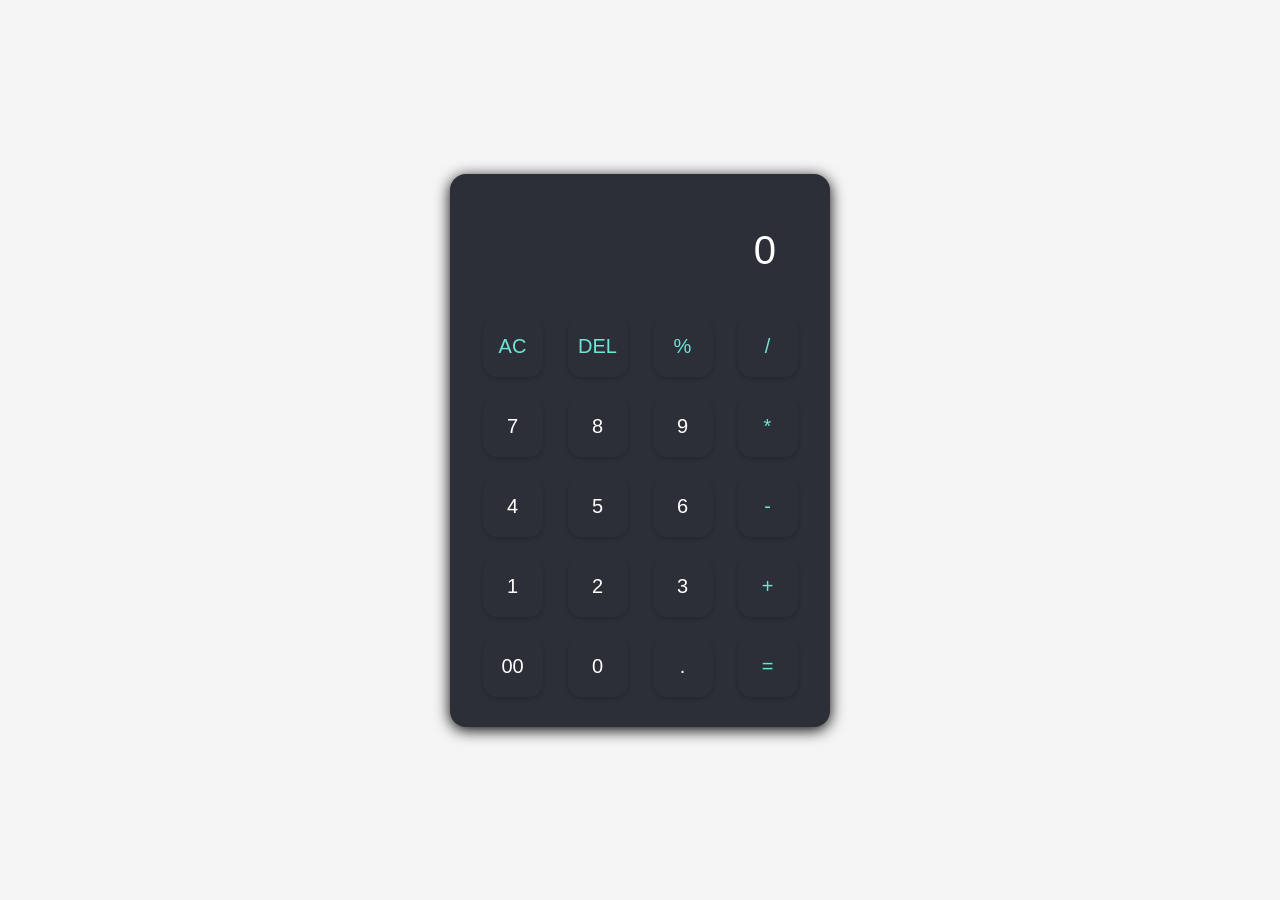
<file: Calculator-Project/index.html>
<!DOCTYPE html>
<html lang="en">
<head>
  <meta charset="UTF-8">
  <meta name="viewport" content="width=device-width, initial-scale=1.0">
  <title>Document</title>
  <link rel="preconnect" href="https://fonts.googleapis.com">
  <link rel="preconnect" href="https://fonts.gstatic.com" crossorigin>
  <link href="https://fonts.googleapis.com/css2?family=Poppins:ital,wght@0,100;0,200;0,300;0,400;0,500;0,600;0,700;0,800;0,900;1,100;1,200;1,300;1,400;1,500;1,600;1,700;1,800;1,900&family=Red+Hat+Text:ital,wght@0,300..700;1,300..700&display=swap" rel="stylesheet">
  <link rel="stylesheet" href="index.css">
</head>
<body>
    <div class="Calculator">
      <input type="text" placeholder="0" id="inputBox"/>
      <div class="calcultor-btn-container">
        <div class="calculator-btn-rows">
          <button class="operator">AC</button>
          <button class="operator">DEL</button>
          <button class="operator">%</button>
          <button class="operator">/</button>
        </div>
        <div class="calculator-btn-rows">
          <button>7</button>
          <button>8</button>
          <button>9</button>
          <button class="operator">*</button>
        </div>
        <div class="calculator-btn-rows">
          <button>4</button>
          <button>5</button>
          <button>6</button>
          <button class="operator">-</button>
        </div>
        <div class="calculator-btn-rows">
          <button>1</button>
          <button>2</button>
          <button>3</button>
          <button class="operator">+</button>
        </div>
        <div class="calculator-btn-rows">
          <button>00</button>
          <button>0</button>
          <button>.</button>
          <button class="operator">=</button>
        </div>
      </div>
    </div>
    <script src="script.js"></script>
</body>
</html>
</file>
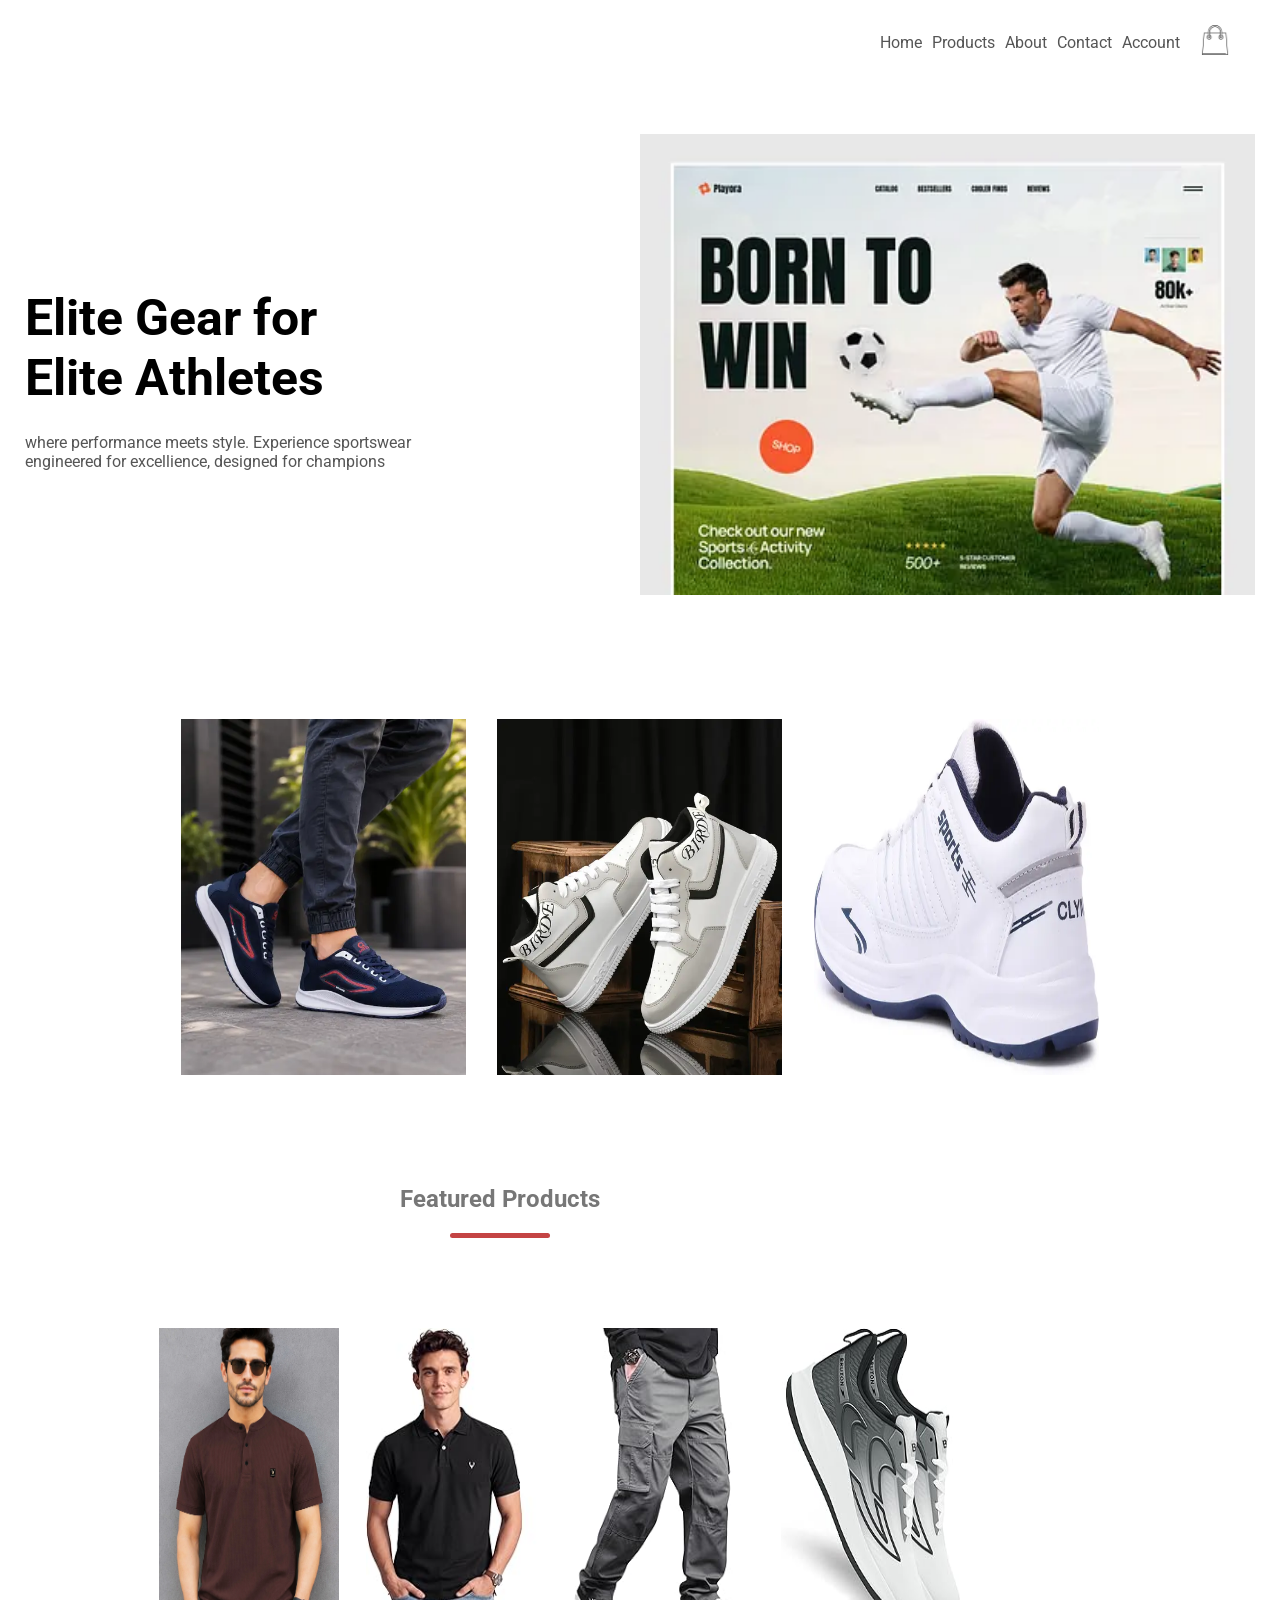
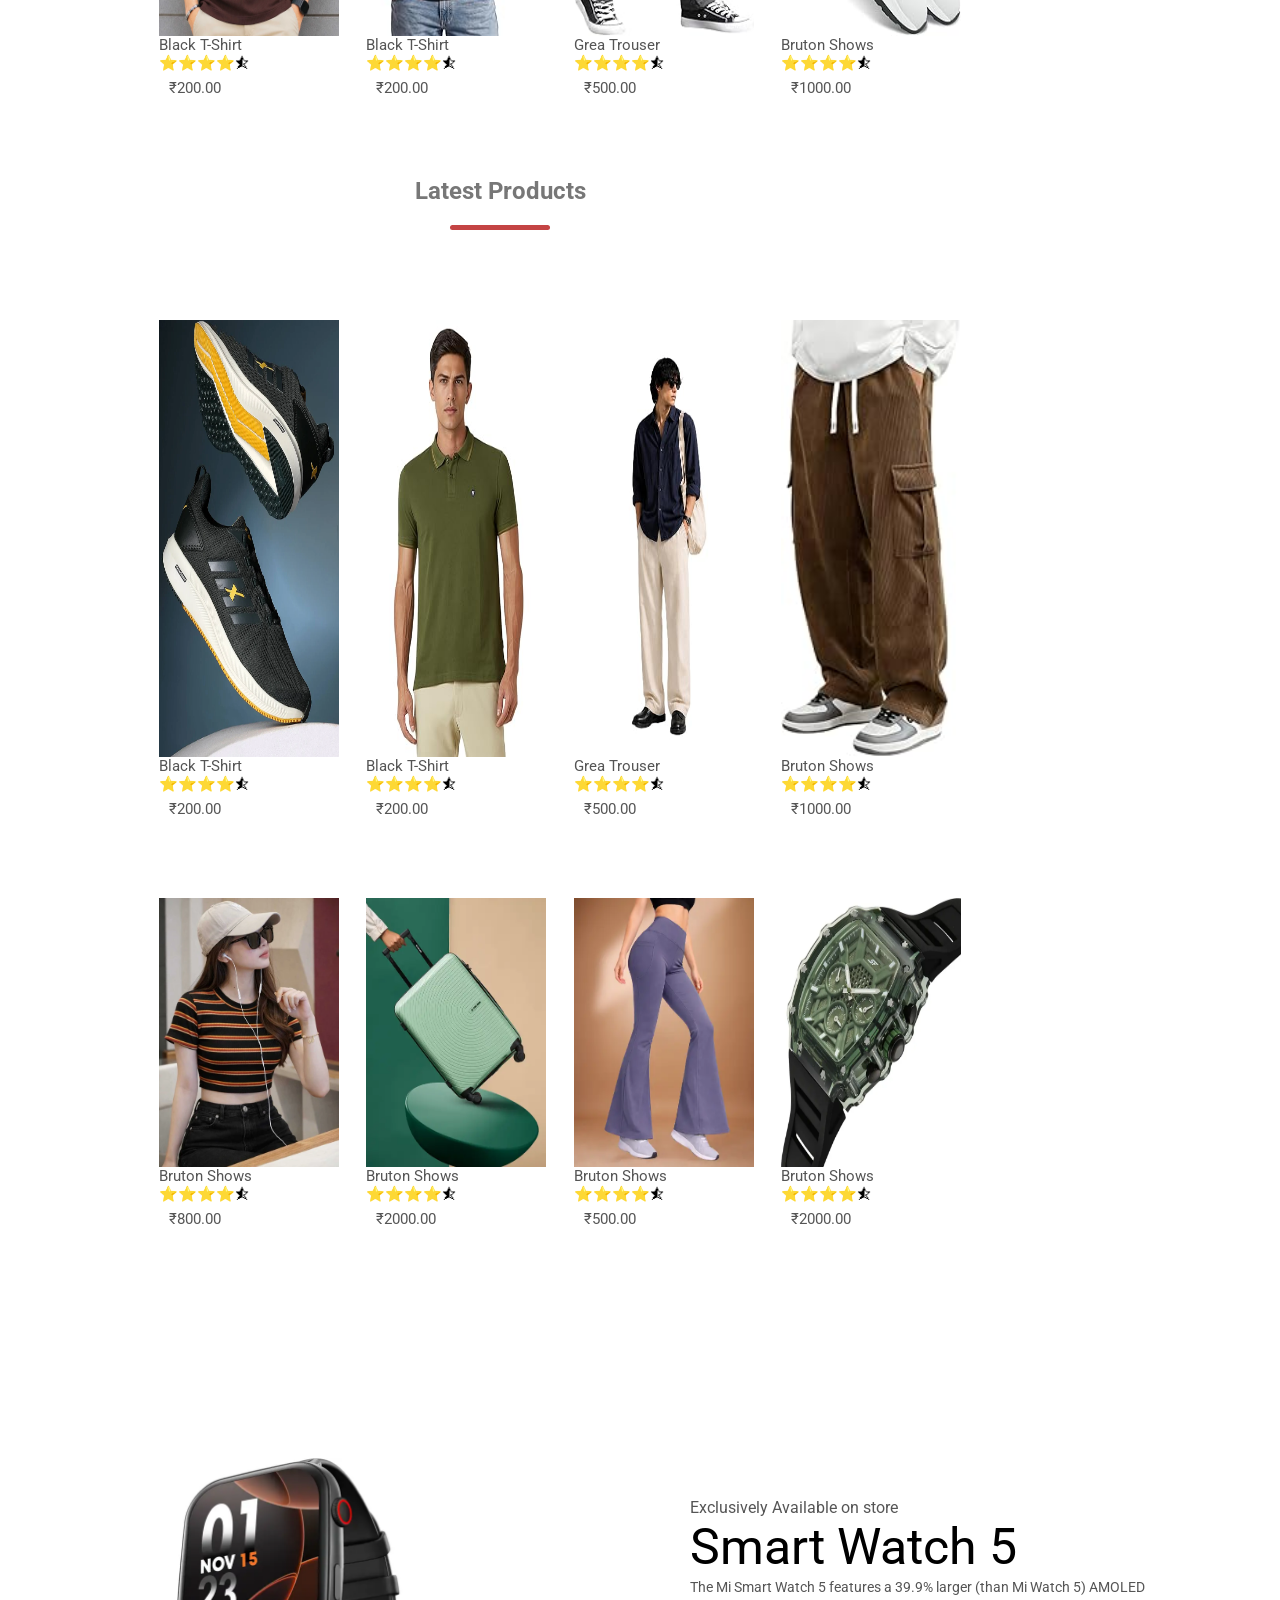
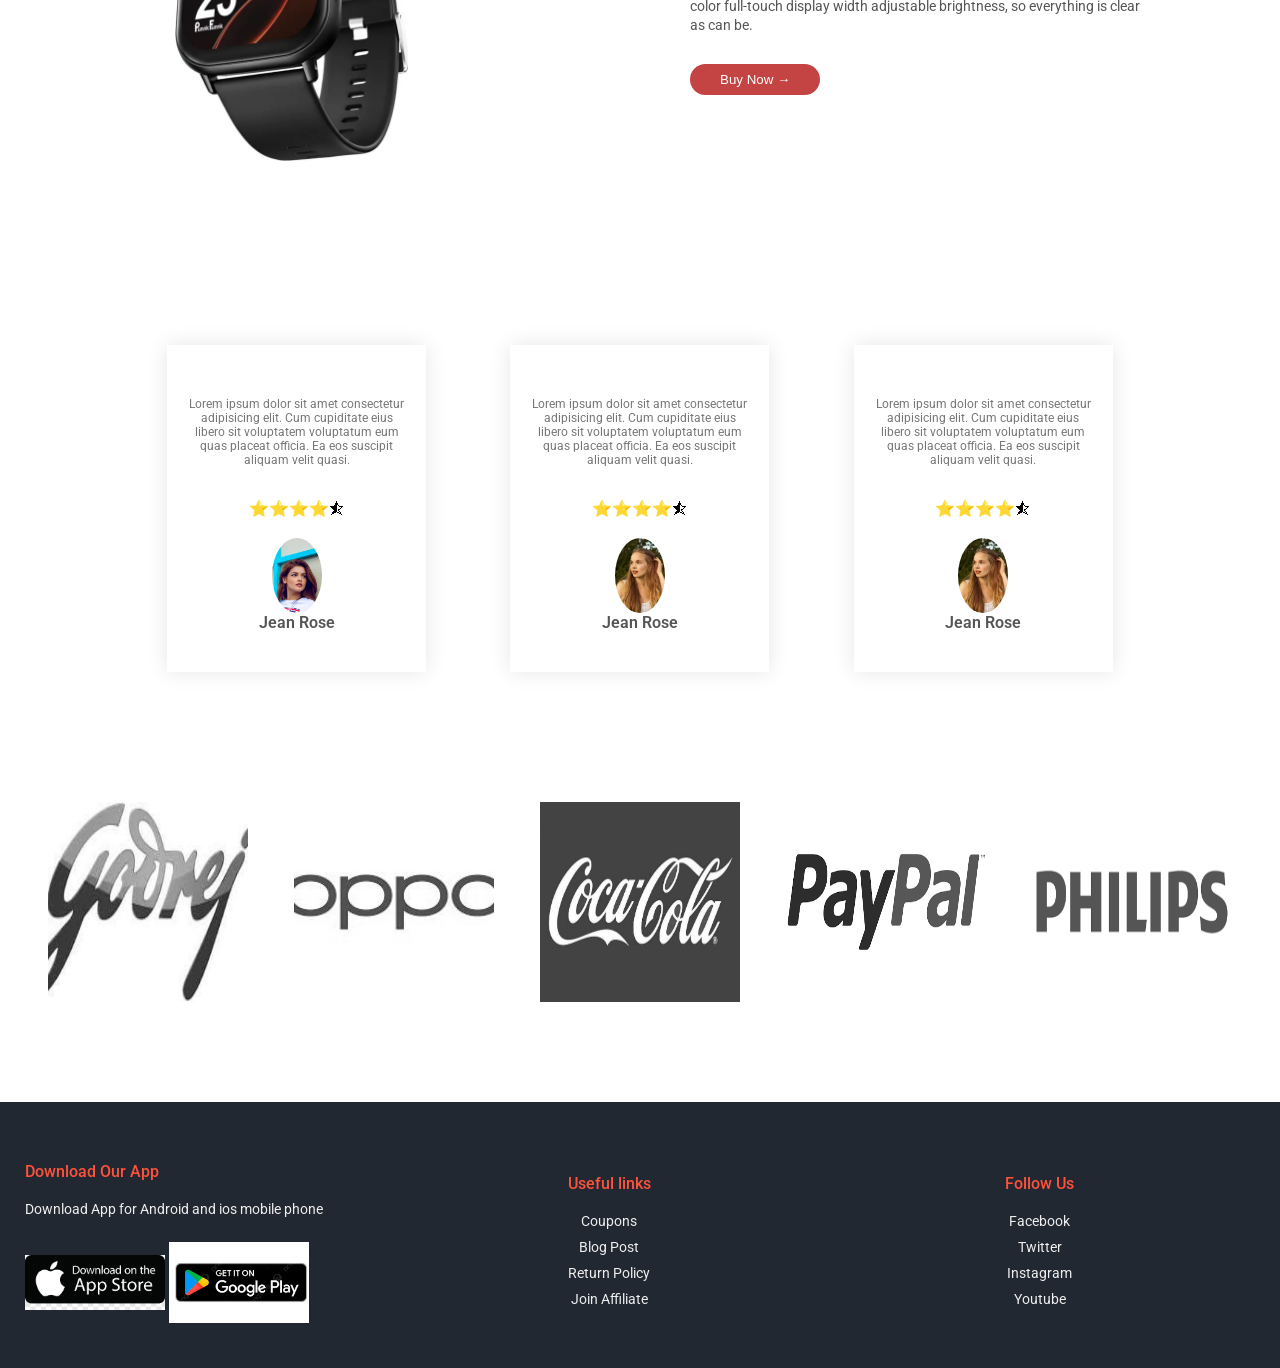
<file: first E Commerce Website/index.html>
<!DOCTYPE html>
<html lang="en">
<head>
  <meta charset="UTF-8">
  <meta name="viewport" content="width=device-width, initial-scale=1.0">
  <title>Home</title>
  <link rel="stylesheet" href="style.css">
  <link rel="preconnect" href="https://fonts.googleapis.com">
<link rel="preconnect" href="https://fonts.gstatic.com" crossorigin>
<link href="https://fonts.googleapis.com/css2?family=Roboto:ital,wght@0,100..900;1,100..900&display=swap" rel="stylesheet"
/>
</head>
<body>
  <!--header-->
  <div class="header">
    <div class="container">
      <div class="navbar">
        <div class="nav-items">
          <a href="index.html">Home</a>
          <a href="products.html">Products</a>
          <a href="">About</a>
          <a href="">Contact</a>
          <a href="Account.html">Account</a>
        </div>
        <a href="carts.html"><img src="image/cart.png" width="30" height="30"></a>
        <label class="menu-icon" for="menu-toggle">
          <img src="image/MenuImage/image copy.png" alt="">
        </label>
      </div>
        <input type="checkbox" id="menu-toggle"/>
      <div class="hidden-nav-item">
        <a href="index.html">Home</a>
          <a href="products.html">Products</a>
          <a href="">About</a>
          <a href="">Contact</a>
          <a href="">Account</a>
      </div>

      <div class="headerContent">
        <div class="headerContentItem">
          <h1>Elite Gear for <br> Elite Athletes</h1>
          <p>where performance meets style. Experience sportswear <br> engineered for excellience, designed for champions</p>
        </div>
        <div class="headerContentItem">
          <img src="image/image1.png" >
        </div>
      </div>
    </div>
  </div>
  <!--categories-->
  <div class="categories">
    <div class="container">
      <img src="image/categories/image1.png" alt="category1">
      <img src="image/categories/image4.png" alt="category4">
      <img src="image/categories/image2.png" alt="category2">
    </div>
  </div>
  <!--featured-products-->
  
  <div class="featured-products">
    <h2>Featured Products</h2>
    <div class="customUnderLineContainer">
        <div class="customUnderLine"></div>
    </div>
    <div class="Product-Counter">
      <div class="Product-Cards">
        <img src="image/Products/image1.png" alt="Products">
        <span class="title">Black T-Shirt</span>
        <span class="Star-rating">⭐⭐⭐⭐⯪</span>
        <span class="Product-Pricing">₹200.00</span>
      </div>
            <div class="Product-Cards">
        <img src="image/Products/image2.png" alt="Products" height="100%">
        <span class="title">Black T-Shirt</span>
        <span class="Star-rating">⭐⭐⭐⭐⯪</span>
        <span class="Product-Pricing">₹200.00</span>
      </div>
            <div class="Product-Cards">
        <img src="image/Products/image3.png" alt="Products" height="90%">
        <span class="title">Grea Trouser</span>
        <span class="Star-rating">⭐⭐⭐⭐⯪</span>
        <span class="Product-Pricing">₹500.00</span>
      </div>
            <div class="Product-Cards">
        <img src="image/Products/image4.png" alt="Products" height="100%">
        <span class="title">Bruton Shows</span>
        <span class="Star-rating">⭐⭐⭐⭐⯪</span>
        <span class="Product-Pricing">₹1000.00</span>
      </div>
    </div>
  </div>
  <!---Latest products-->

    <div class="featured-products">
    <h2>Latest Products</h2>
    <div class="customUnderLineContainer">
        <div class="customUnderLine"></div>
    </div>
    <div class="Product-Counter">
      <div class="Product-Cards">
        <img src="image/Products/image5.png" alt="Products" height="">
        <span class="title">Black T-Shirt</span>
        <span class="Star-rating">⭐⭐⭐⭐⯪</span>
        <span class="Product-Pricing">₹200.00</span>
      </div>
            <div class="Product-Cards">
        <img src="image/Products/image6.png" alt="Products" height="">
        <span class="title">Black T-Shirt</span>
        <span class="Star-rating">⭐⭐⭐⭐⯪</span>
        <span class="Product-Pricing">₹200.00</span>
      </div>
            <div class="Product-Cards">
        <img src="image/Products/image7.png" alt="Products" height="">
        <span class="title">Grea Trouser</span>
        <span class="Star-rating">⭐⭐⭐⭐⯪</span>
        <span class="Product-Pricing">₹500.00</span>
      </div>
      <div class="Product-Cards">
        <img src="image/Products/image8.png" alt="Products" height="">
        <span class="title">Bruton Shows</span>
        <span class="Star-rating">⭐⭐⭐⭐⯪</span>
        <span class="Product-Pricing">₹1000.00</span>
      </div>
      <div class="Product-Cards">
        <img src="image/Products/image9.png" alt="Products" height="">
        <span class="title">Bruton Shows</span>
        <span class="Star-rating">⭐⭐⭐⭐⯪</span>
        <span class="Product-Pricing">₹800.00</span>
      </div>
      <div class="Product-Cards">
        <img src="image/Products/image10.png" alt="Products" height="">
        <span class="title">Bruton Shows</span>
        <span class="Star-rating">⭐⭐⭐⭐⯪</span>
        <span class="Product-Pricing">₹2000.00</span>
      </div>
      <div class="Product-Cards">
        <img src="image/Products/image11.png" alt="Products" height="">
        <span class="title">Bruton Shows</span>
        <span class="Star-rating">⭐⭐⭐⭐⯪</span>
        <span class="Product-Pricing">₹500.00</span>
      </div>
      <div class="Product-Cards">
        <img src="image/Products/image12.png" alt="Products" height="">
        <span class="title">Bruton Shows</span>
        <span class="Star-rating">⭐⭐⭐⭐⯪</span>
        <span class="Product-Pricing">₹2000.00</span>
      </div>
    </div>
  </div>
  <!-- smart watch banner stuff-->
  <div class="smart-watch-banner">
    <div class="container">
      <div class="smart-watch-img-container">
        <img src="image/Products/smartWach.png" alt="smartWatch">
      </div>
      <div class="smart-watch-banner-content">
        <span class="smart-watch-banner-title">Exclusively Available on store</span><br>
        <span class="smart-watch-banner-Subtitle"> Smart Watch 5</span><br>
        <span class="smart-watch-banner-description">The Mi Smart Watch 5 features a 39.9% larger (than Mi Watch 5) AMOLED color full-touch display width adjustable brightness, so everything is clear as can be.</span><br>
        <button class="buyNowButton">Buy Now &#8594</button>
      </div>
    </div>
  </div>
  <!--testimonialParentContainer-->
  <div class="testimonialParentContainer">
    <div class="testimonialInnerContainer">
      <div class="testimonialCards">
        <p class="testimonialContent">Lorem ipsum dolor sit amet consectetur adipisicing elit. Cum cupiditate eius libero sit voluptatem voluptatum eum quas placeat officia. Ea eos suscipit aliquam velit quasi.</p>
        <div class="ratting">⭐⭐⭐⭐⯪</div>
        <img src="image/user-images/image1.png" class="UserImages" alt="">
        <h3>Jean Rose</h3>
      </div>
      <div class="testimonialCards">
        <p class="testimonialContent">Lorem ipsum dolor sit amet consectetur adipisicing elit. Cum cupiditate eius libero sit voluptatem voluptatum eum quas placeat officia. Ea eos suscipit aliquam velit quasi.</p>
        <div class="ratting">⭐⭐⭐⭐⯪</div>
        <img src="image/user-images/image3.png" class="UserImages">
        <h3>Jean Rose</h3>
      </div>
      <div class="testimonialCards">
        <p class="testimonialContent">Lorem ipsum dolor sit amet consectetur adipisicing elit. Cum cupiditate eius libero sit voluptatem voluptatum eum quas placeat officia. Ea eos suscipit aliquam velit quasi.</p>
        <div class="ratting">⭐⭐⭐⭐⯪</div>
        <img src="image/user-images/image3.png" class="UserImages" alt="">
        <h3>Jean Rose</h3>
      </div>
    </div>
  </div>

  <div class="brandingContainer">
    <div class="brandingInnerContainer">
      <img src="image/Brand-Logo/image1.png" alt="">
      <img src="image/Brand-Logo/image2.png" alt="">
      <img src="image/Brand-Logo/image3.png" alt="">
      <img src="image/Brand-Logo/image4.png" alt="">
      <img src="image/Brand-Logo/image5.png" alt="">
    </div>
  </div>
  <div class="footer">
    <div class="footerInnerContainer">
      <div class="footerColumn  footerColumn1">
        <h3>Download Our App</h3>
        <p>Download App for Android and ios mobile phone</p>
        <div class="footerStoreContainer">
          <img src="image/App-store/image1.png" alt="">
          <img src="image/App-store/image2.png" alt="">
        </div>
      </div>
            <div class="footerColumn  footerColumn2">
        <h3>Useful links</h3>
        <p>Coupons</p>
        <p>Blog Post</p>
        <p>Return Policy</p>
        <p>Join Affiliate</p>
      </div>
      <div class="footerColumn  footerColumn3">
        <h3>Follow Us</h3>
        <p>Facebook</p>
        <p>Twitter</p>
        <p>Instagram</p>
        <p>Youtube</p>
      </div>
    </div>
  </div>
</body>
</html>
</file>
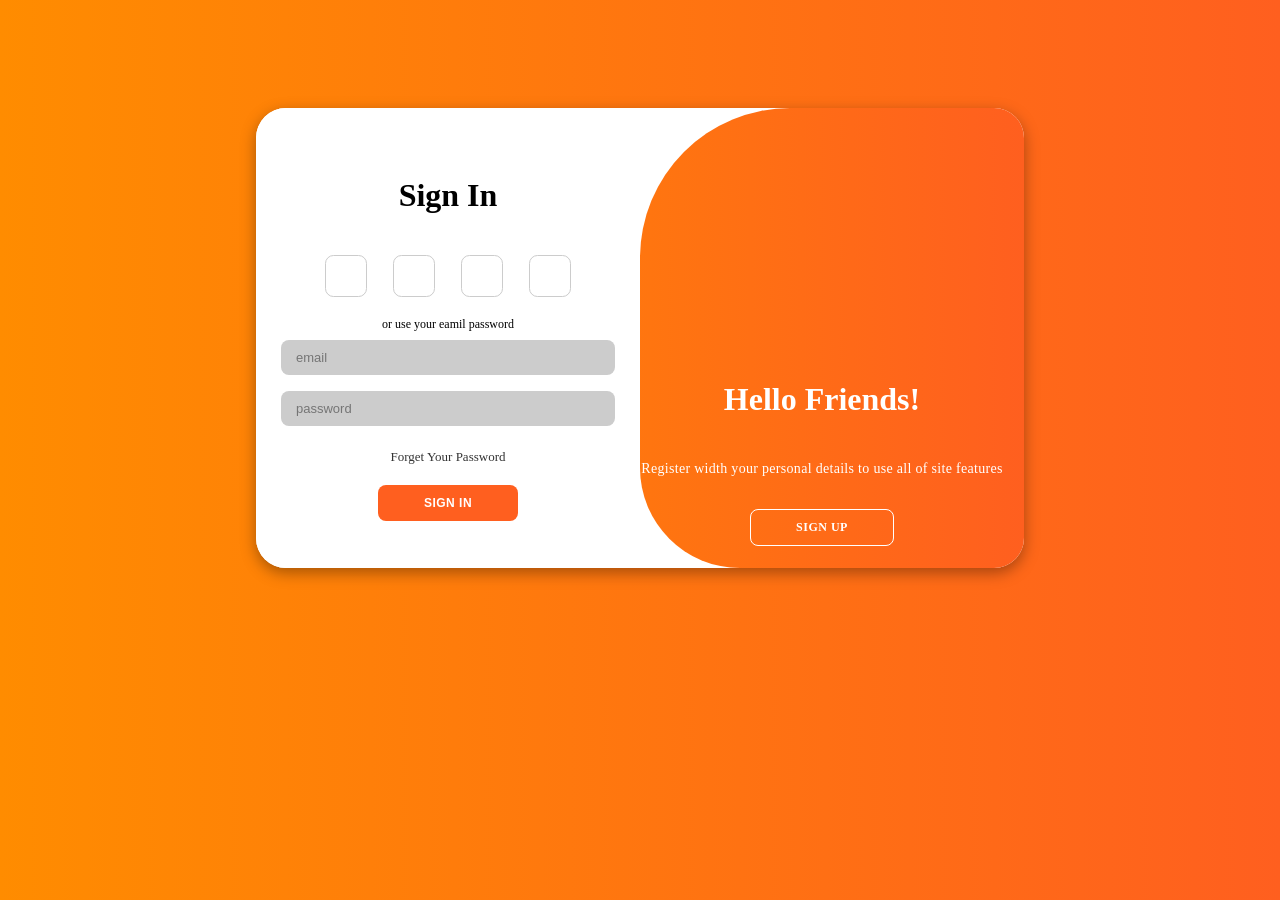
<file: second project-login-page/index.html>
<!DOCTYPE html>
<html lang="en">
<head>
  <meta charset="UTF-8">
  <meta name="viewport" content="width=device-width, initial-scale=1.0">
  <title>Document</title>
  <link rel="stylesheet" href="style.css">
</head>
<body>
  <div class="Container">
    <input type="checkbox" id="toggle" class="toggle-checkbox hidden"/>
      <div class="form-container sign-up">
        <form>
          <h1>Create Account</h1>
          <div class="social-icons">
            <div class="icons">
              <i class="fa-brands fa-google"></i>
            </div>
            <div class="icons">
              <i class="fa-brands fa-facebook-f"></i>
            </div>
            <div class="icons">
              <i class="fa-brands fa-github"></i>
            </div>
            <div class="icons">
              <i class="fa-brands fa-linkedin-in"></i>
            </div>
          </div>
          <span>or use your email for registeration</span>
          <input placeholder="name" type="name"/>
          <input placeholder="email" type="email"/>
          <input placeholder="password" type="password"/>
          <button>Sign Up</button>
        </form>
      </div>
      <div class="form-container sign-in">
          <form>
          <h1>Sign In</h1>
          <div class="social-icons">
            <div class="icons">
              <i class="fa-brands fa-google"></i>
            </div>
            <div class="icons">
              <i class="fa-brands fa-facebook-f"></i>
            </div>
            <div class="icons">
              <i class="fa-brands fa-github"></i>
            </div>
            <div class="icons">
              <i class="fa-brands fa-linkedin-in"></i>
            </div>
          </div>
          <span>or use  your eamil password </span>
          <input placeholder="email" type="email"/>
          <input placeholder="password" type="password"/>
          <a href="#">Forget Your Password</a>
          <button>Sign In</button>
        </form>
      </div>
      <div class="toggle-container">
        <div class="toggle">
            <div class="toggle-panel toggle-left">
              <h1>Welcome Back!</h1>
              <p>
                Enter Your personal details to use all of site features
              </p>
              <label for="toggle">Sign In</label>
            </div>
            <div class="toggle-panel toggle-right">
                <h1>Hello Friends!</h1>
              <p>
              Register width your personal details to use all of site features
              </p>
              <label for="toggle">Sign Up</label>
            </div>
        </div>
      </div>
    </div>
</body>
</html>
</file>
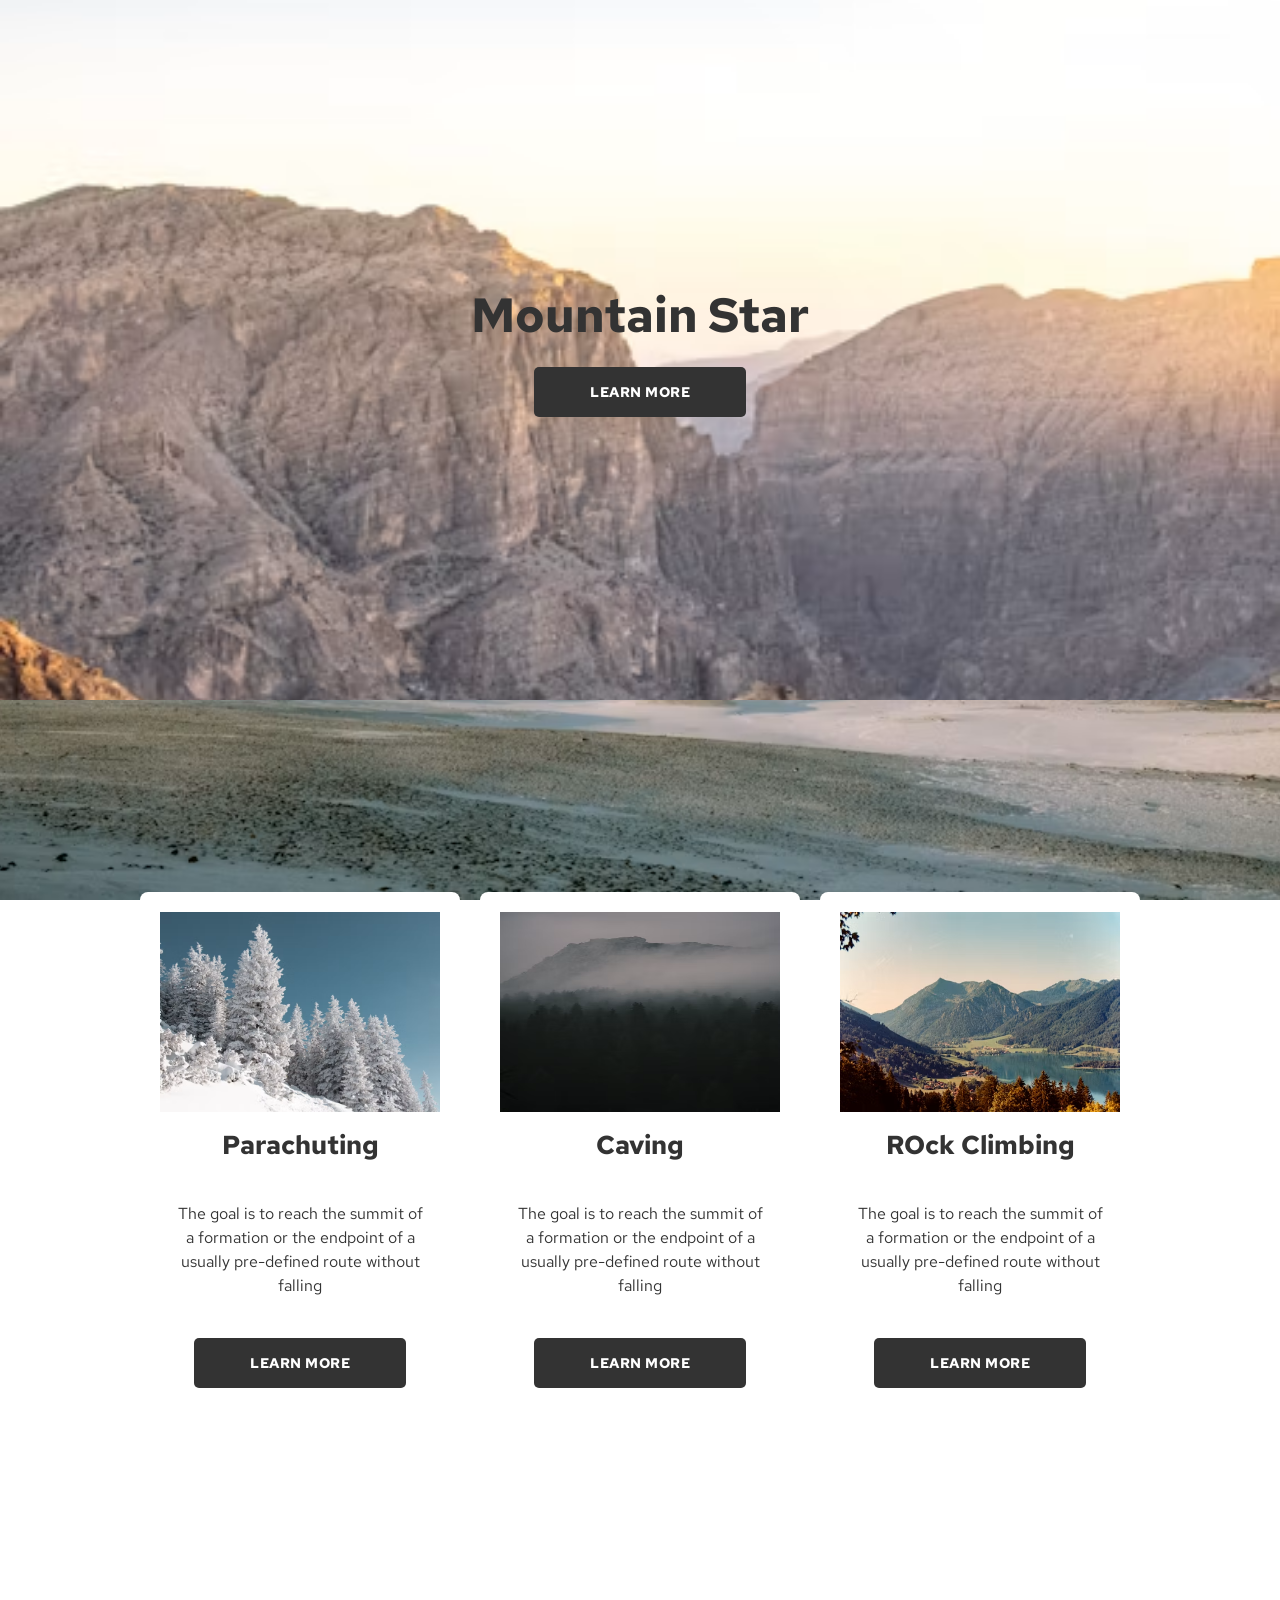
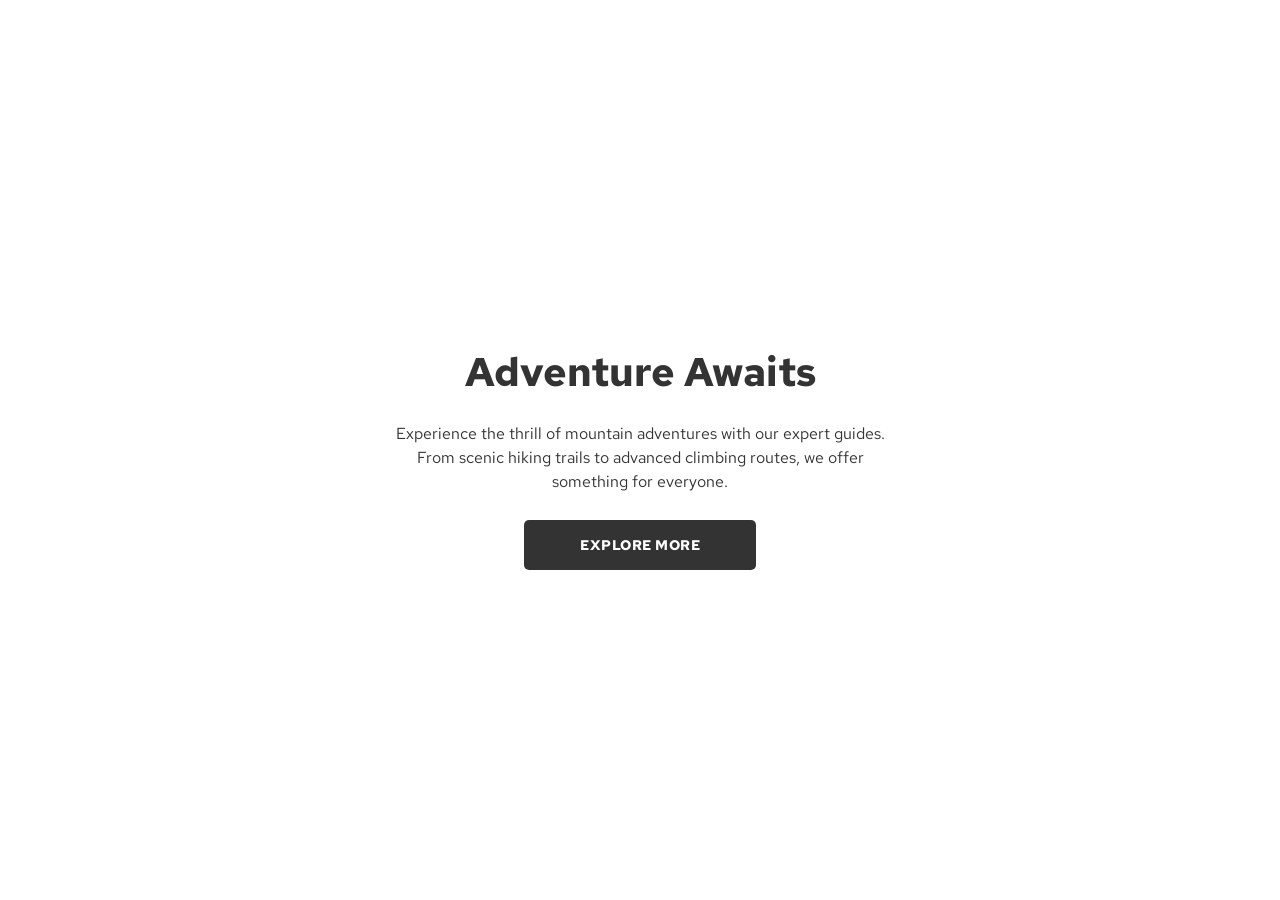
<file: thired-Project/index.html>
<!DOCTYPE html>
<html lang="en">
<head>
  <meta charset="UTF-8">
  <meta name="viewport" content="width=device-width, initial-scale=1.0">
  <title>Document</title>
  <link rel="preconnect" href="https://fonts.googleapis.com">
<link rel="preconnect" href="https://fonts.gstatic.com" crossorigin>
<link href="https://fonts.googleapis.com/css2?family=Red+Hat+Text:ital,wght@0,300..700;1,300..700&display=swap" rel="stylesheet">
  <link rel="stylesheet" href="style.css" />
</head>
<body>
  <div class="container">
    <h1>Mountain Star</h1>
    <a href="#">LEARN MORE</a>
  </div>
  <div class="container second">
    <div class="Item">
      <img src="image3.png">
      <h3>Parachuting</h3>
      <p>The goal is to reach the summit of a formation or the endpoint of a usually pre-defined route without falling</p>
      <a href="">Learn More</a>
    </div>
    <div class="Item">
      <img src="image4.png">
      <h3>Caving</h3>
      <p>The goal is to reach the summit of a formation or the endpoint of a usually pre-defined route without falling</p>
      <a href="">Learn More</a>
    </div>
    <div class="Item">
      <img src="image5.png">
      <h3>ROck Climbing</h3>
      <p>The goal is to reach the summit of a formation or the endpoint of a usually pre-defined route without falling</p>
      <a href="">Learn More</a>
    </div>
  </div>

  <div class="container third" >
      <div class="content">
        <h2>Adventure Awaits</h2>
        <p>Experience the thrill of mountain adventures with our expert guides. From scenic hiking trails to advanced climbing routes, we offer something for everyone.</p>
        <a href="">EXPLORE MORE</a>
      </div>
  </div>
</body>
</html>
</file>
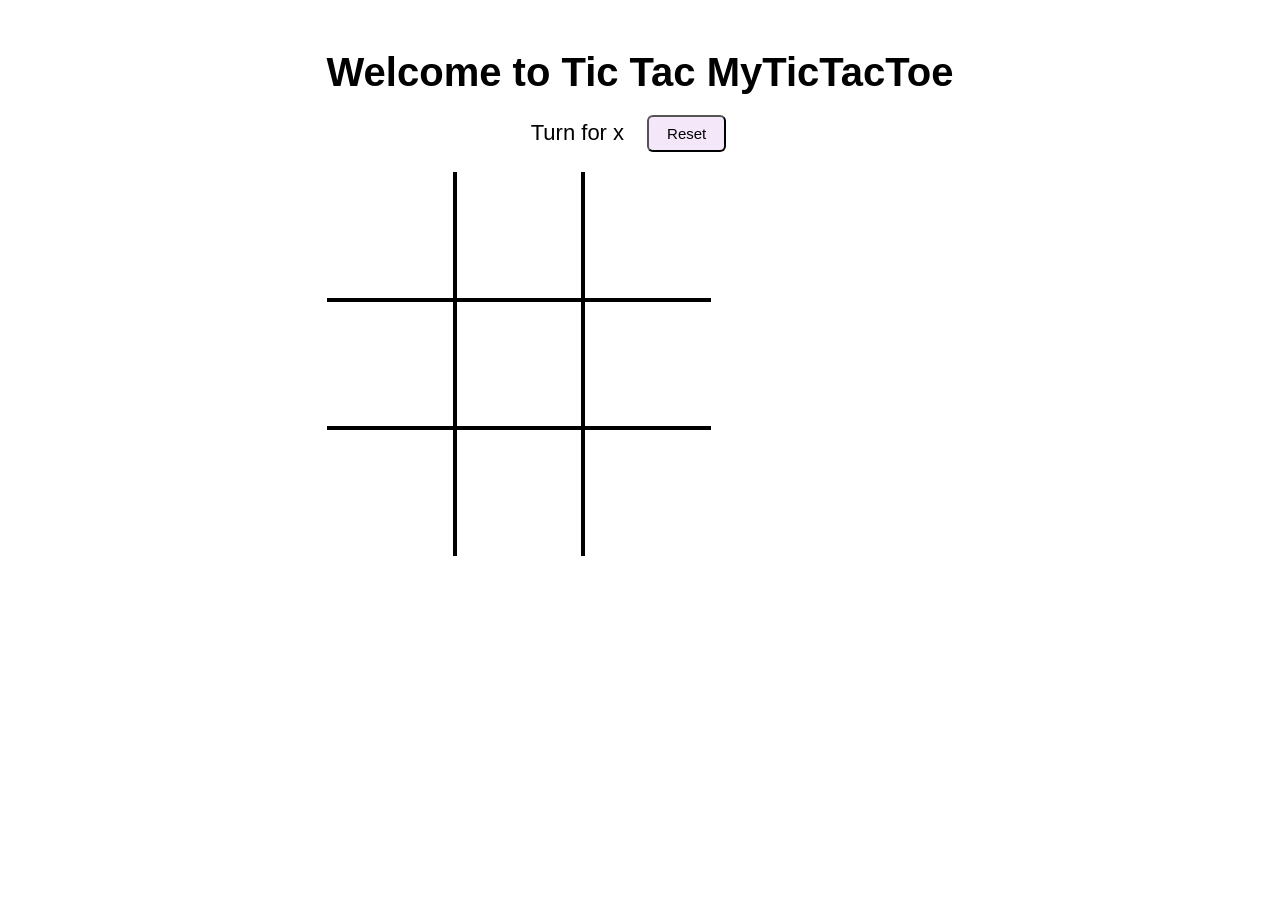
<file: Tic-Tac-Toe Game/index.html>
<!DOCTYPE html>
<html lang="en">
<head>
  <meta charset="UTF-8">
  <meta name="viewport" content="width=device-width, initial-scale=1.0">
  <title>Document</title>
  <link rel="preconnect" href="https://fonts.googleapis.com">
<link rel="preconnect" href="https://fonts.gstatic.com" crossorigin>
<link href="https://fonts.googleapis.com/css2?family=Red+Hat+Text:ital,wght@0,300..700;1,300..700&display=swap" rel="stylesheet">
  <link rel="stylesheet" href="index.css">
</head>
<body>
  <div class="container">
    <div class="titleSection">
      <h1>Welcome to Tic Tac MyTicTacToe</h1>
      <div class="game-turn-details-container">
        <span class="turn-details">Turn for x</span>
        <button class="reset">Reset</button>
      </div>
      <div class="actualGameConatiner">
        <div class="game-row">
          <div class="box box-left box-top"></div>
          <div class="box box-top"></div>
          <div class="box box-right box-top"></div>
        </div>
        <div class="game-row">
          <div class="box box-left"></div>
          <div class="box"></div>
          <div class="box box-right"></div>
        </div>
        <div class="game-row">
          <div class="box box-left box-bottom"></div>
          <div class="box box-bottom"></div>
          <div class="box box-right box-bottom"></div>
        </div>
      </div>
    </div>
  </div>
  <div class="modal">
    <div class="modalContent">
      <h2 class="winMessageContent">Player x wins!🎉</h2>
      <button class="play-again">Play Again</button>
    </div>
  </div>
  <script src="script.js"></script>
</body>
</html>
</file>
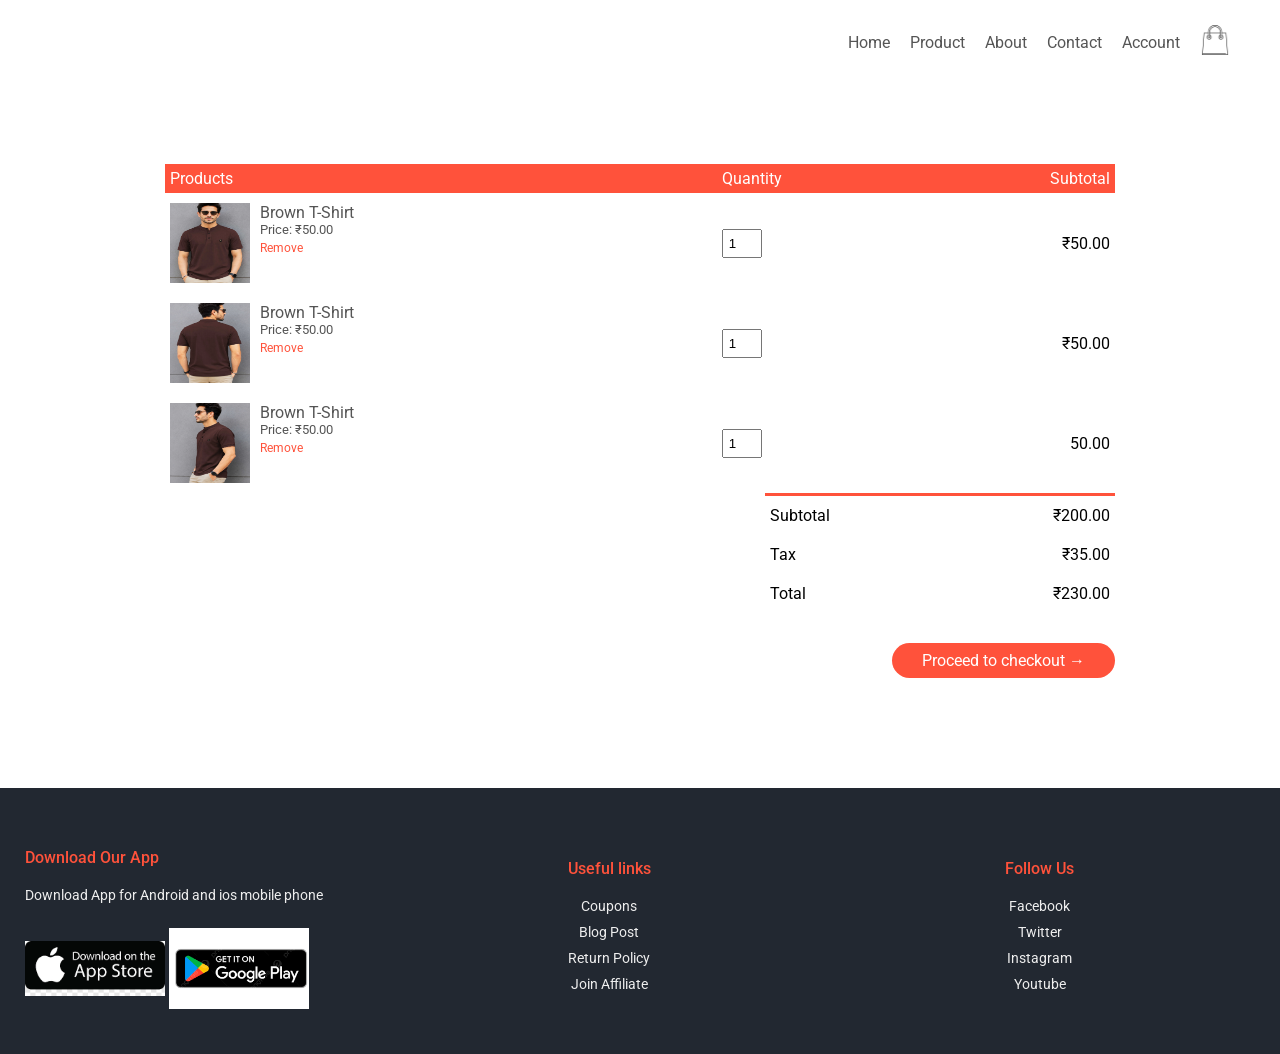
<file: first E Commerce Website/carts.html>
<!DOCTYPE html>
<html lang="en">
<head>
  <meta charset="UTF-8">
  <meta name="viewport" content="width=device-width, initial-scale=1.0">
  <title>Products</title>
  <link rel="stylesheet" href="style.css">
  <link rel="preconnect" href="https://fonts.googleapis.com">
<link rel="preconnect" href="https://fonts.gstatic.com" crossorigin>
<link href="https://fonts.googleapis.com/css2?family=Roboto:ital,wght@0,100..900;1,100..900&display=swap" rel="stylesheet"
/>
</head>
<body>
    <!--Header-->
    <div class="header">
    <div class="container">
      <div class="navbar">
        <a href="index.html">Home</a>
        <a href="products.html">Product</a>
        <a href="">About</a>
        <a href="">Contact</a>
        <a href="">Account</a>
        <a href="carts.html"><img src="image/cart.png" width="30" height="30"></a>
      </div>
    </div>
  </div>

  <div class="cartsSectionsWrapper">
    <table>
      <tr>
        <th>Products</th>
        <th>Quantity</th>
        <th>Subtotal</th>
      </tr>
      <tr>
        <td>
          <div class="card-info">
            <img src="image/Products/image1.png" alt="">
            <div class="cart-info-details">
              <p>Brown T-Shirt</p>
              <small>Price: ₹50.00 </small>
              <a href="">Remove</a>
            </div>
          </div>
        </td>
        <td><input type="number" value="1"></td>
        <td><p>₹50.00</p></td>
      </tr>
            <tr>
        <td>
          <div class="card-info">
            <img src="image/Products/img-small-1 ka/image2.png" alt="">
            <div class="cart-info-details">
              <p>Brown T-Shirt</p>
              <small>Price: ₹50.00 </small>
              <a href="">Remove</a>
            </div>
          </div>
        </td>
        <td><input type="number" value="1"></td>
        <td><p>₹50.00</p></td>
      </tr>
            <tr>
        <td>
          <div class="card-info">
            <img src="image/Products/img-small-1 ka/image4.png" alt="">
            <div class="cart-info-details">
              <p>Brown T-Shirt</p>
              <small>Price: ₹50.00 </small>
              <a href="">Remove</a>
            </div>
          </div>
        </td>
        <td><input type="number" value="1"></td>
        <td>50.00</td>
      </tr>
    </table>
    <div class="totalPrice">
      <table>
        <tr>
          <td>Subtotal</td>
          <td>₹200.00</td>
        </tr>
          <tr>
          <td>Tax</td>
          <td>₹35.00</td>
        </tr>
          <tr>
          <td>Total</td>
          <td>₹230.00</td>
        </tr>
      </table>
    </div>
    <div class="totalPrice">
      <span class="checkoutBtn">Proceed to checkout &#8594</span>
    </div>
  </div>

      <!--Footer-->
    <div class="footer">
    <div class="footerInnerContainer">
      <div class="footerColumn  footerColumn1">
        <h3>Download Our App</h3>
        <p>Download App for Android and ios mobile phone</p>
        <div class="footerStoreContainer">
          <img src="image/App-store/image1.png" alt="">
          <img src="image/App-store/image2.png" alt="">
        </div>
      </div>
            <div class="footerColumn  footerColumn2">
        <h3>Useful links</h3>
        <p>Coupons</p>
        <p>Blog Post</p>
        <p>Return Policy</p>
        <p>Join Affiliate</p>
      </div>
      <div class="footerColumn  footerColumn3">
        <h3>Follow Us</h3>
        <p>Facebook</p>
        <p>Twitter</p>
        <p>Instagram</p>
        <p>Youtube</p>
      </div>
    </div>
  </div>
</body>
</html>
</file>
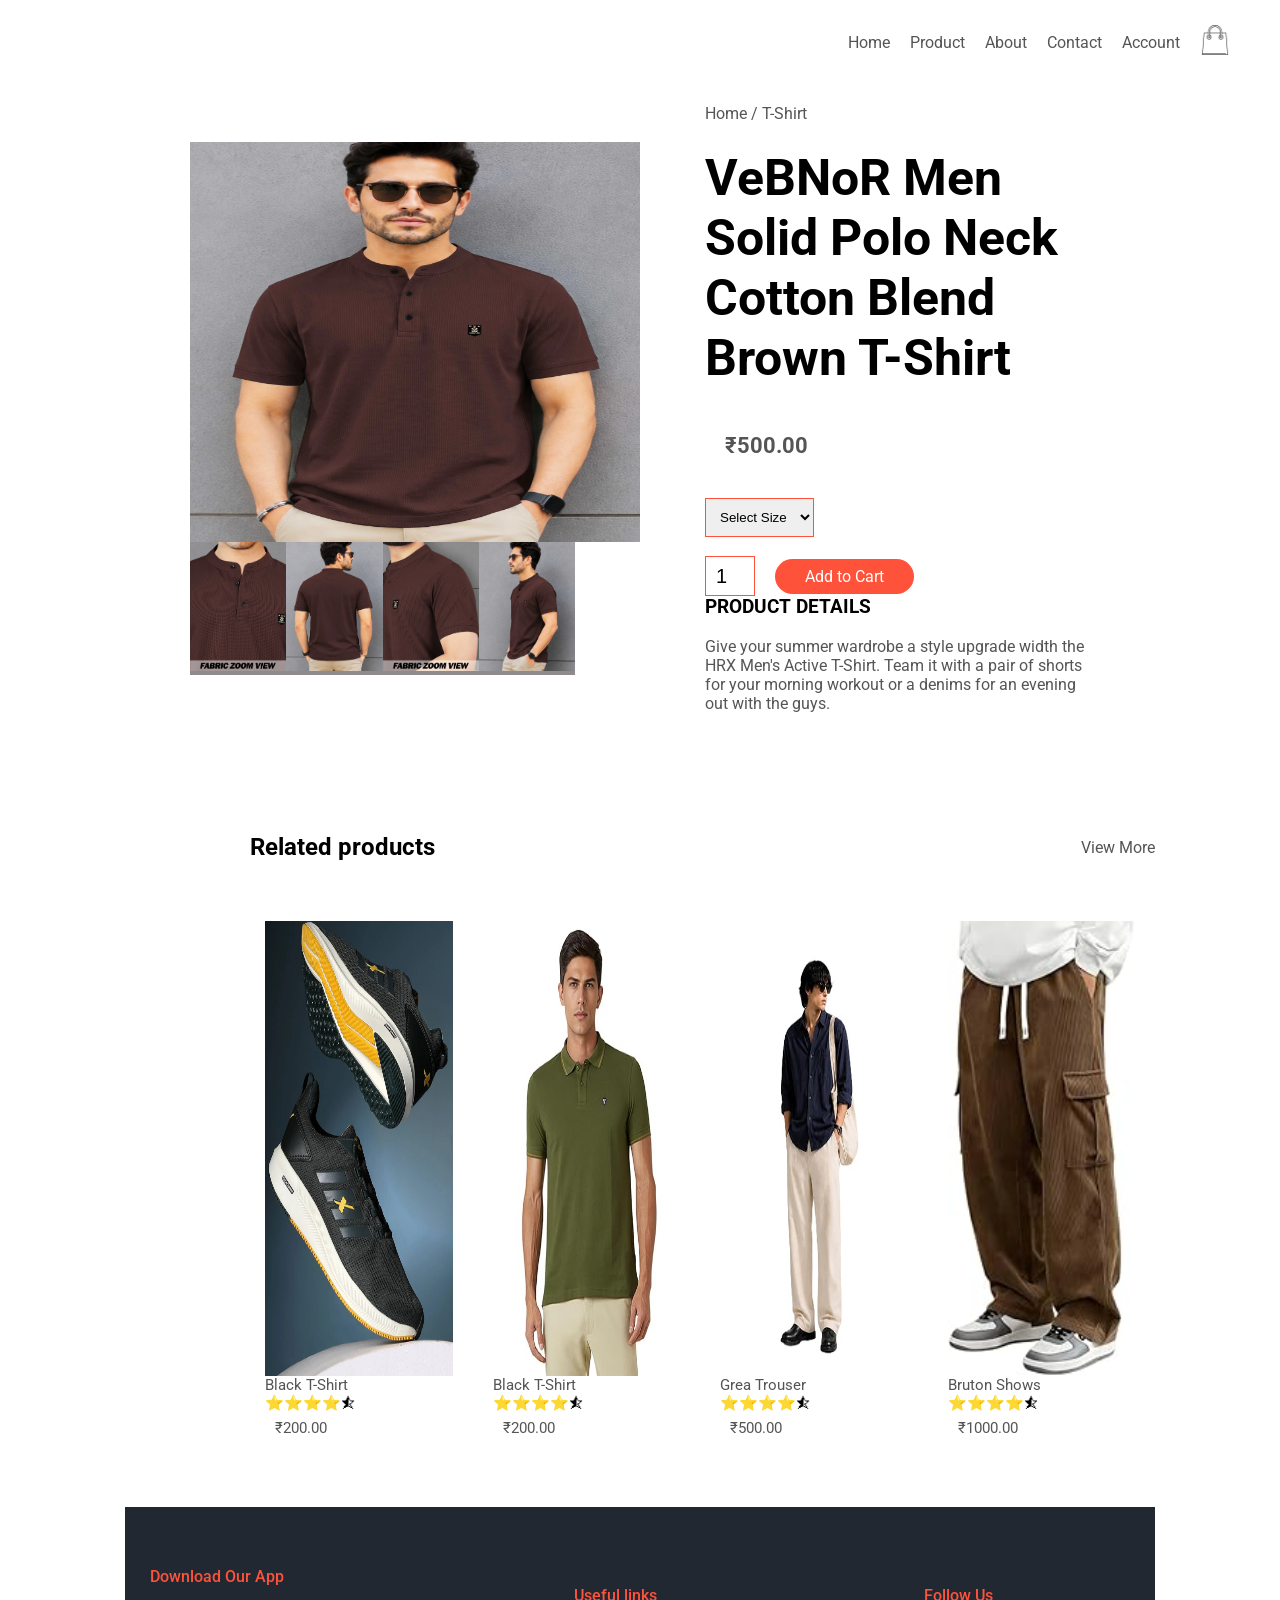
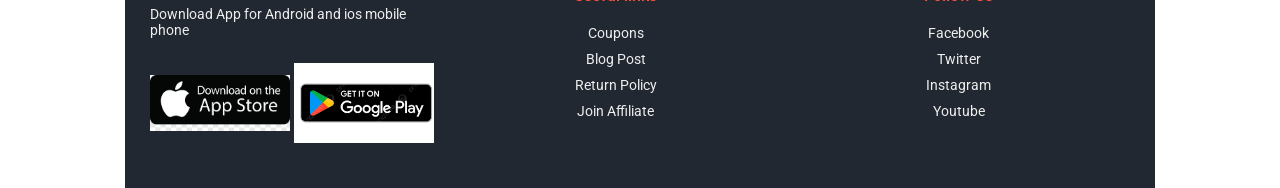
<file: first E Commerce Website/product-details.html>
<!DOCTYPE html>
<html lang="en">
<head>
  <meta charset="UTF-8">
  <meta name="viewport" content="width=device-width, initial-scale=1.0">
  <title>Products</title>
  <link rel="stylesheet" href="style.css">
  <link rel="preconnect" href="https://fonts.googleapis.com">
<link rel="preconnect" href="https://fonts.gstatic.com" crossorigin>
<link href="https://fonts.googleapis.com/css2?family=Roboto:ital,wght@0,100..900;1,100..900&display=swap" rel="stylesheet"
/>
</head>
<body>
  <!--header-->
      <div class="header">
    <div class="container">
      <div class="navbar">
        <a href="index.html">Home</a>
        <a href="products.html">Product</a>
        <a href="">About</a>
        <a href="">Contact</a>
        <a href="">Account</a>
        <a href="carts.html"><img src="image/cart.png" width="30" height="30"></a>
      </div>
    </div>
  </div>

    <div class="product-details-container">
      <div class="product-details-content product-details-img-content">
        <img src="image/Products/image1.png" class="product-details-big-image"/>
        <div class="product-small-img-container-wrapper">
          <div class="product-small-img-container">
            <img src="image/Products/img-small-1 ka/image1.png" alt="">
          </div>
          <div class="product-small-img-container">
            <img src="image/Products/img-small-1 ka/image2.png" alt="">
          </div>
          <div class="product-small-img-container">
            <img src="image/Products/img-small-1 ka/image3.png" alt="">
          </div>
          <div class="product-small-img-container">
            <img src="image/Products/img-small-1 ka/image4.png" alt="">
          </div>
        </div>
      </div>
      <div class="product-details-content product-details-text-content">
        <p>Home / T-Shirt</p>
        <h1>VeBNoR Men Solid Polo Neck Cotton Blend Brown T-Shirt</h1>
        <h4>₹500.00</h4>
        <select>
          <option value="Size">Select Size</option>
          <option value="Size">XXL</option>
          <option value="Size">XL</option>
          <option value="Size">Large</option>
          <option value="Size">Medium</option>
          <option value="Size">Small</option>
        </select>
        <br>
        <div class="addToCartButtonWrapper">
          <input type="number" value="1">
          <a class="addtoCartButton" href="carts.html">Add to Cart</a>
        </div>
        <h3>PRODUCT DETAILS</h3>
        <br>
        <P>Give your summer wardrobe a style upgrade width the HRX Men's Active T-Shirt. Team it with a pair of shorts for your morning workout or a denims for an evening out with the guys.</P>
      </div>
    </div>

    <div class="allProductsSection">
      <div class="allProductsSectionLabel">
          <h2>Related products</h2>
          <p style="color: #555;">View More</p>
      </div>
        <!---Latest products-->

    <div class="featured-products" style="padding: 0px; margin: unset; max-width: unset;">

    <div class="Product-Counter">
      <div class="Product-Cards">
        <img src="image/Products/image5.png" alt="Products" height="100%">
        <span class="title">Black T-Shirt</span>
        <span class="Star-rating">⭐⭐⭐⭐⯪</span>
        <span class="Product-Pricing">₹200.00</span>
      </div>
            <div class="Product-Cards">
        <img src="image/Products/image6.png" alt="Products" height="100%">
        <span class="title">Black T-Shirt</span>
        <span class="Star-rating">⭐⭐⭐⭐⯪</span>
        <span class="Product-Pricing">₹200.00</span>
      </div>
            <div class="Product-Cards">
        <img src="image/Products/image7.png" alt="Products" height="90%">
        <span class="title">Grea Trouser</span>
        <span class="Star-rating">⭐⭐⭐⭐⯪</span>
        <span class="Product-Pricing">₹500.00</span>
      </div>
      <div class="Product-Cards">
        <img src="image/Products/image8.png" alt="Products" height="100%">
        <span class="title">Bruton Shows</span>
        <span class="Star-rating">⭐⭐⭐⭐⯪</span>
        <span class="Product-Pricing">₹1000.00</span>
      </div>

    </div>
  </div>

<!--Footer-->
      <div class="footer">
    <div class="footerInnerContainer">
      <div class="footerColumn  footerColumn1">
        <h3>Download Our App</h3>
        <p>Download App for Android and ios mobile phone</p>
        <div class="footerStoreContainer">
          <img src="image/App-store/image1.png" alt="">
          <img src="image/App-store/image2.png" alt="">
        </div>
      </div>
            <div class="footerColumn  footerColumn2">
        <h3>Useful links</h3>
        <p>Coupons</p>
        <p>Blog Post</p>
        <p>Return Policy</p>
        <p>Join Affiliate</p>
      </div>
      <div class="footerColumn  footerColumn3">
        <h3>Follow Us</h3>
        <p>Facebook</p>
        <p>Twitter</p>
        <p>Instagram</p>
        <p>Youtube</p>
      </div>
    </div>
  </div>
</body>
</html>
</file>
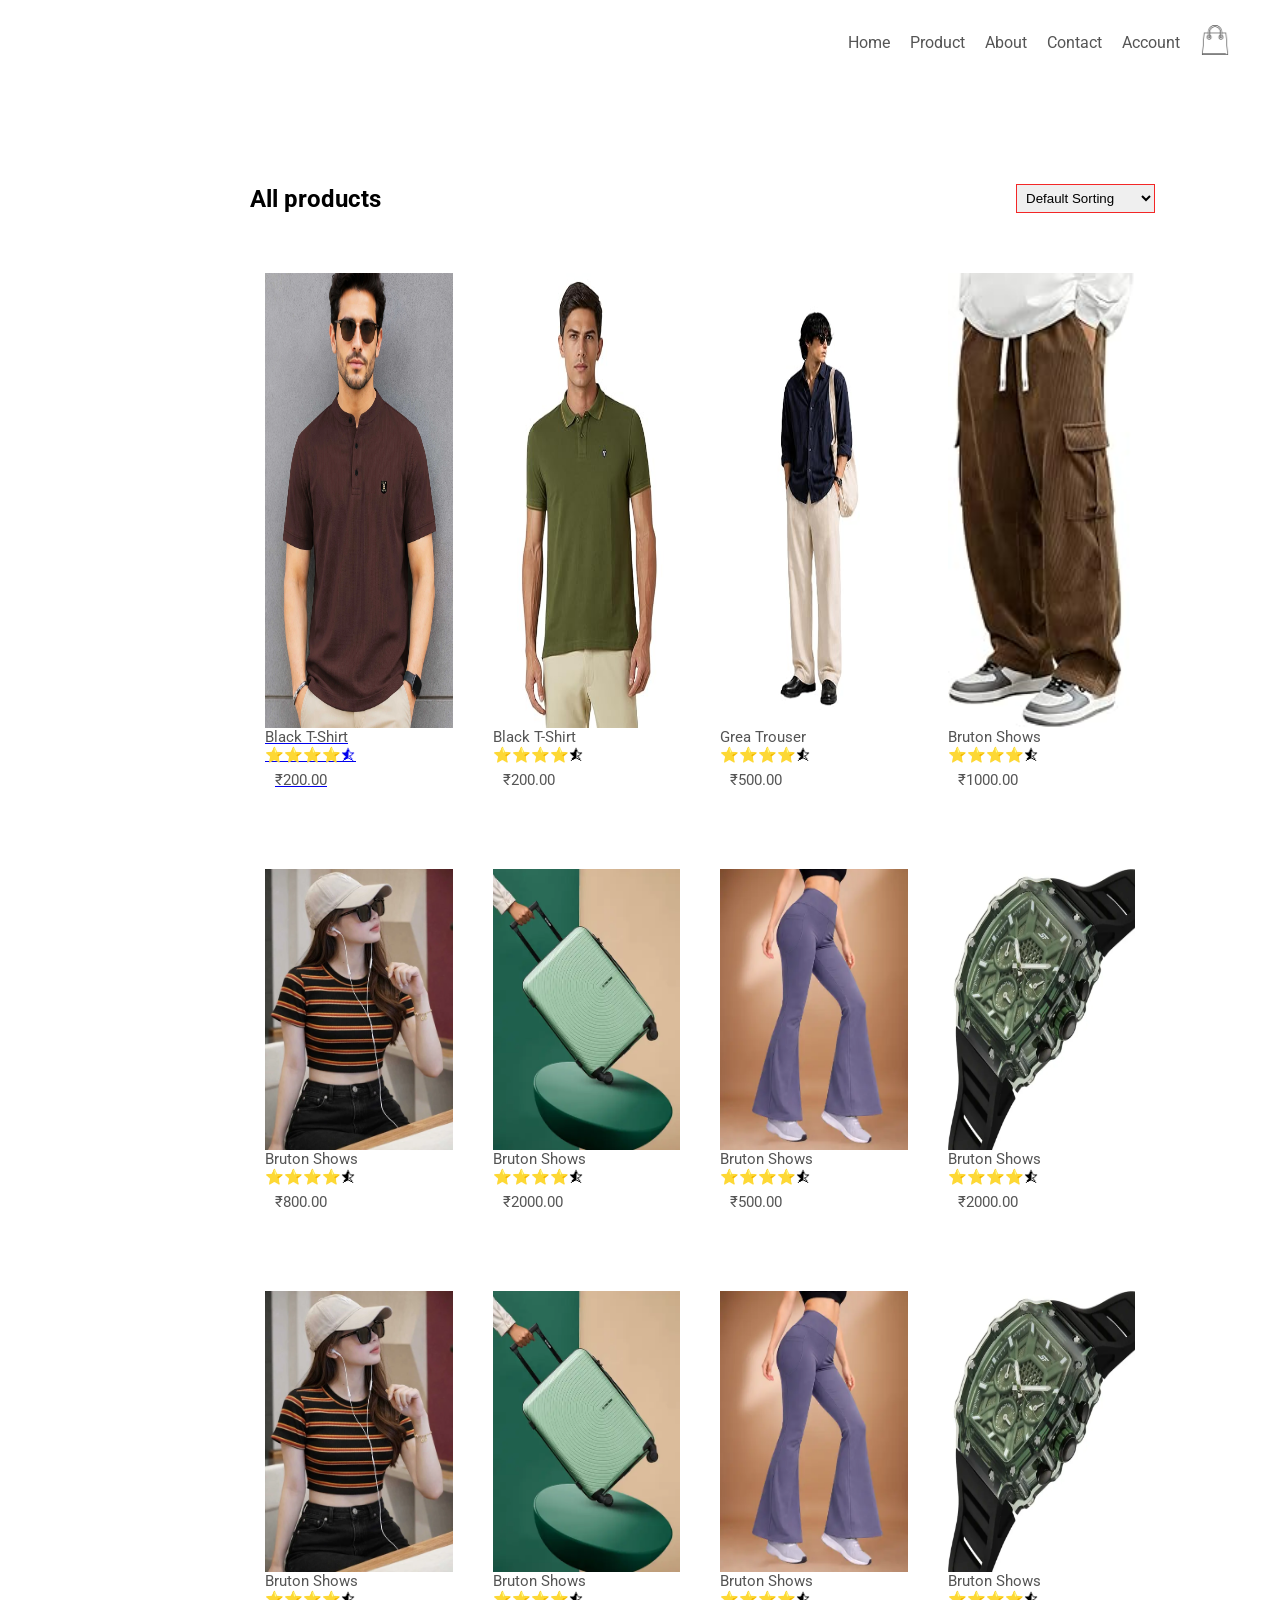
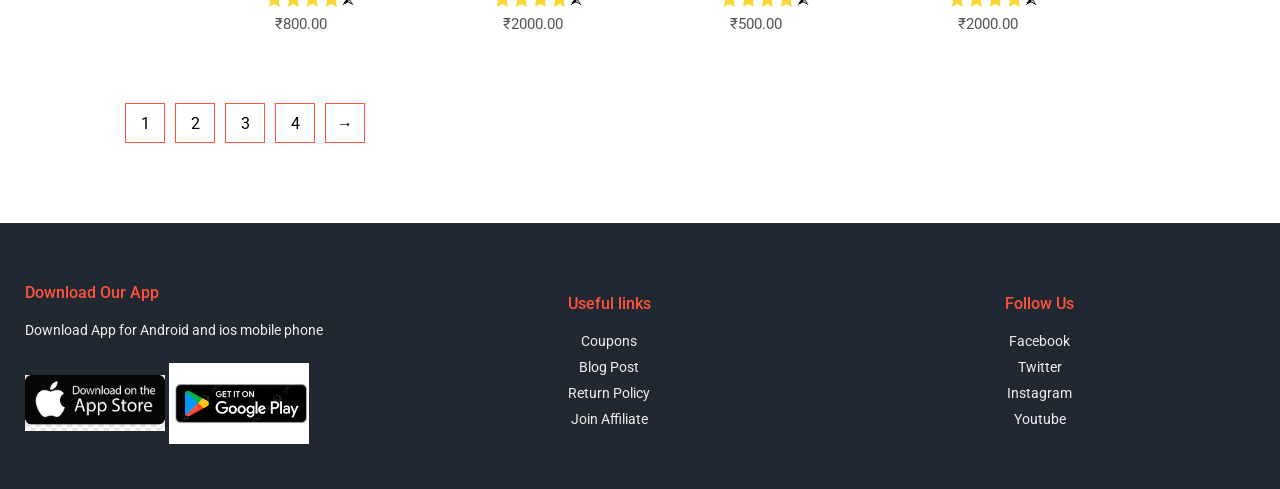
<file: first E Commerce Website/products.html>
<!DOCTYPE html>
<html lang="en">
<head>
  <meta charset="UTF-8">
  <meta name="viewport" content="width=device-width, initial-scale=1.0">
  <title>Products</title>
  <link rel="stylesheet" href="style.css">
  <link rel="preconnect" href="https://fonts.googleapis.com">
<link rel="preconnect" href="https://fonts.gstatic.com" crossorigin>
<link href="https://fonts.googleapis.com/css2?family=Roboto:ital,wght@0,100..900;1,100..900&display=swap" rel="stylesheet"
/>
</head>
<body>
  <!--Header-->
    <div class="header">
    <div class="container">
      <div class="navbar">
        <a href="index.html">Home</a>
        <a href="products.html">Product</a>
        <a href="">About</a>
        <a href="">Contact</a>
        <a href="">Account</a>
        <a href="carts.html"><img src="image/cart.png" width="30" height="30"></a>
      </div>
    </div>
  </div>
  <div class="allProductsSection">
      <div class="allProductsSectionLabel">
          <h2>All products</h2>
          <select>
            <option>Default Sorting</option>
            <option>Sort by price</option>
            <option>Sort By Popularity</option>
            <option>Sort By Rating</option>
            <option>Sort By Sale </option>
          </select>
      </div>
        <!---Latest products-->

    <div class="featured-products" style="padding: 0px;margin: unset;max-width: unset;">

    <div class="Product-Counter">
      <a class="Product-Cards" href="product-details.html">
        <img src="image/Products/image1.png" alt="Products" height="100%">
        <span class="title">Black T-Shirt</span>
        <span class="Star-rating">⭐⭐⭐⭐⯪</span>
        <span class="Product-Pricing">₹200.00</span>
      </a>
            <div class="Product-Cards">
        <img src="image/Products/image6.png" alt="Products" height="100%">
        <span class="title">Black T-Shirt</span>
        <span class="Star-rating">⭐⭐⭐⭐⯪</span>
        <span class="Product-Pricing">₹200.00</span>
      </div>
            <div class="Product-Cards">
        <img src="image/Products/image7.png" alt="Products" height="90%">
        <span class="title">Grea Trouser</span>
        <span class="Star-rating">⭐⭐⭐⭐⯪</span>
        <span class="Product-Pricing">₹500.00</span>
      </div>
      <div class="Product-Cards">
        <img src="image/Products/image8.png" alt="Products" height="100%">
        <span class="title">Bruton Shows</span>
        <span class="Star-rating">⭐⭐⭐⭐⯪</span>
        <span class="Product-Pricing">₹1000.00</span>
      </div>
      <div class="Product-Cards">
        <img src="image/Products/image9.png" alt="Products" height="100%">
        <span class="title">Bruton Shows</span>
        <span class="Star-rating">⭐⭐⭐⭐⯪</span>
        <span class="Product-Pricing">₹800.00</span>
      </div>
      <div class="Product-Cards">
        <img src="image/Products/image10.png" alt="Products" height="100%">
        <span class="title">Bruton Shows</span>
        <span class="Star-rating">⭐⭐⭐⭐⯪</span>
        <span class="Product-Pricing">₹2000.00</span>
      </div>
      <div class="Product-Cards">
        <img src="image/Products/image11.png" alt="Products" height="100%">
        <span class="title">Bruton Shows</span>
        <span class="Star-rating">⭐⭐⭐⭐⯪</span>
        <span class="Product-Pricing">₹500.00</span>
      </div>
      <div class="Product-Cards">
        <img src="image/Products/image12.png" alt="Products" height="100%">
        <span class="title">Bruton Shows</span>
        <span class="Star-rating">⭐⭐⭐⭐⯪</span>
        <span class="Product-Pricing">₹2000.00</span>
      </div>
            <div class="Product-Cards">
        <img src="image/Products/image9.png" alt="Products" height="100%">
        <span class="title">Bruton Shows</span>
        <span class="Star-rating">⭐⭐⭐⭐⯪</span>
        <span class="Product-Pricing">₹800.00</span>
      </div>
      <div class="Product-Cards">
        <img src="image/Products/image10.png" alt="Products" height="100%">
        <span class="title">Bruton Shows</span>
        <span class="Star-rating">⭐⭐⭐⭐⯪</span>
        <span class="Product-Pricing">₹2000.00</span>
      </div>
      <div class="Product-Cards">
        <img src="image/Products/image11.png" alt="Products" height="100%">
        <span class="title">Bruton Shows</span>
        <span class="Star-rating">⭐⭐⭐⭐⯪</span>
        <span class="Product-Pricing">₹500.00</span>
      </div>
      <div class="Product-Cards">
        <img src="image/Products/image12.png" alt="Products" height="100%">
        <span class="title">Bruton Shows</span>
        <span class="Star-rating">⭐⭐⭐⭐⯪</span>
        <span class="Product-Pricing">₹2000.00</span>
      </div>
    </div>
  </div>

      <div class="paginationButtonContainer">
        <span class="paginationButton">1</span>
        <span class="paginationButton">2</span>
        <span class="paginationButton">3</span>
        <span class="paginationButton">4</span>
        <span class="paginationButton">&#8594</span>
      </div>
  </div>


    <!--Footer-->
    <div class="footer">
    <div class="footerInnerContainer">
      <div class="footerColumn  footerColumn1">
        <h3>Download Our App</h3>
        <p>Download App for Android and ios mobile phone</p>
        <div class="footerStoreContainer">
          <img src="image/App-store/image1.png" alt="">
          <img src="image/App-store/image2.png" alt="">
        </div>
      </div>
            <div class="footerColumn  footerColumn2">
        <h3>Useful links</h3>
        <p>Coupons</p>
        <p>Blog Post</p>
        <p>Return Policy</p>
        <p>Join Affiliate</p>
      </div>
      <div class="footerColumn  footerColumn3">
        <h3>Follow Us</h3>
        <p>Facebook</p>
        <p>Twitter</p>
        <p>Instagram</p>
        <p>Youtube</p>
      </div>
    </div>
  </div>
</body>
</html>
</file>
<file: Calculator-Project/index.css>
*{
  margin: 0px;
  padding: 0px;
  box-sizing: border-box;
}

body{
  font-family: "Poppins", sans-serif;
  width: 100%;
  height: 100vh;
  display: flex;
  justify-content: center;
  align-items: center;
  background: #f5f5f5;

  .Calculator{
    padding: 20px;
    border-radius: 16px;
    background: #2d2f38;
    box-shadow: 0px 3px 15px rgb(0,0,0.2);
    display: flex;
    flex-direction: column;

    input{
      width: 320px;
      border: none;
      padding: 24px;
      margin: 10px;
      background: transparent;
      font-size: 40px;
      text-align: right;
      cursor: pointer;
      color: #ffffff;
    }
    input::placeholder{
      color: #ffffff;
    }
    .calcultor-btn-container{
          display: flex;
          flex-direction: column;
          .calculator-btn-rows{
            display: flex;
            align-items: center;
            justify-content: space-around;
            button{
              width: 60px;
              height: 60px;
              margin: 10px;
              border-radius: 14px;
              background: #2d2f38;
              color: #ffffff;
              font-size: 20px;
              box-shadow: 0px 2px 4px rgb(0,0,0,0.2);
              cursor: pointer;
              transition: all 0.2sease;
              border: none;
            }
            .operator{
              color:#6ee4d5 ;
            }
            button:hover{
              background-color: #34363f;
            }
          }
    }
  }
}
</file>
<file: first E Commerce Website/style.css>
*{
  margin: 0;
  padding: 0;
  box-sizing: border-box;
}
body{
  font-family: 'Roboto', serif;
}
.header{
  background-color: rgb(255, 255, 255, 0.7);

  .container{
    max-width: 1300px;
    margin: auto;
    padding: 0px 25px;

    .navbar{
      display: flex;
      align-items: center;
      padding: 25px;
      justify-content: flex-end;
      gap: 20px;
      .nav-items{
        display: flex;
        align-items: center;
        gap: 10px;
      }
      .menu-icon{
        display: none;
        width: 30px;
        height: 30px;
        img{
          width: 100%;
        }
      }
      a{
        text-decoration: none;
        color: #555;
      }
    }
    #menu-toggle{
      display: none;
    }
    .hidden-nav-item{
      display: flex;
      flex-direction: column;
      background-color: #333;
      align-items: flex-end;
      gap: 10px;
      max-height: 0;
      transition: all 0.5s ease;

      a{
        color: #fff;
        text-decoration: none;
        margin-right: 50px;
      }
    }
    .headerContent{
      margin-top: 70 px;
      display: flex;
      align-items: center;
      .headerContentItem{
        flex: 1;
        h1{
          font-size: 50px;
          line-height: 60px;
          margin: 25px 0px;
        }
        p{
          color: #555;
        }
        img{
          width: 100%;
          padding: 50px 0px;
        }
      }
    }
  }
}

.categories{
  margin: 70px 0px;
  .container{
    max-width: 1000px;
    margin: auto;
    padding: 0px 25px;
    display: flex;
    flex-wrap: wrap;
    justify-content: space-around;

    img{
      flex-basis: 30%;
      min-width: 250px;
      margin-bottom: 30px;
    }
  }
}

.featured-products{
  max-width: 1000px;
  min-height: 20px;
  padding: 0px 25px;
  display: flex;
  flex-direction: column;
  h2{
    text-align: center;
    padding: 10px;
    margin: 0px 25px 10px;
    min-width: 10px;
    min-height: 20px;
    color: #777;
  }
  .customUnderLineContainer{
    display: flex;
    justify-content: center;
    margin-bottom: 80px;
    .customUnderLine{
      width: 100px;
      height: 5px;
      background-color: #c44444;
      border-radius: 5px;
    }
  }
  .Product-Counter{
    margin-left: 120px;
    display: flex;
    flex-wrap: wrap;
    text-align: center;
    justify-content: space-around;

    .Product-Cards{
      display: flex;
      flex-direction: column;
      min-width: 200px;
      padding: 10px;
      margin-bottom: 50px;
      flex-basis: calc(25% - 20px);
      margin-bottom: 50px;
      cursor: pointer;
      transition:transform 0.5s;
      img{
        display: flex;
        justify-content: space-around;
        align-content: center;
        width: 100%;
        height: 100%;
      }

      .title{
        color: #555;
        font-size: 15px;
        text-align: left;
      }
      .Star-rating{
        font-size: 15px;
        width: 15px;
        height: 15px;
      }

      .Product-Pricing{
        color: #555;
        font-size: 15px;
        text-align: left;
        margin: 10px;
      }
    }
    .Product-Cards:hover{
      transform: translateY(-5px);
    }

  }
}
.smart-watch-banner{
  margin-top: 80px;
  background-color: rgb(255, 255, 255, 0.7);
  padding: 30px 0px;
  .container{
      display: flex;
      flex-wrap: wrap;
      max-width: 1080px;
      margin: auto;
      padding: 0px 25px;
      justify-content: space-around;
      align-items: center;
      flex-wrap: wrap;
      .smart-watch-img-container{
        flex: 1;
        padding: 50px;
        img{
          width: 50%;
          height: 50%;
        }
      }
      .smart-watch-banner-content{
        flex: 1;
        .smart-watch-banner-title{
          color: #555;
        }
          .smart-watch-banner-Subtitle{
            font-size: 50px;
            line-height: 60px;
            margin: 25px 0 px;
          }
          .smart-watch-banner-description{
            color: #555;
            font-size: 14px;
        }
        .buyNowButton{
          background-color: #c44444;
          color: #fff;
          margin: 30px 0px;
          padding: 8px 30px;
          border-radius: 30px;
          border: none;
          cursor: pointer;
        }
        .buyNowButton:hover{
          background-color: green;
        }
      }
    }
}

.testimonialParentContainer{
  padding-top: 100px;
  .testimonialInnerContainer{
      max-width: 1080px;
      margin: auto;
      padding: 0px 25px;
      display: flex;
      align-items: center;
      justify-content: space-around;
      flex-wrap: wrap;

    .testimonialCards{
      display: flex;
      flex-direction: column;
      align-items: center;
      text-align: center;
      cursor: pointer;
      padding: 40px 20px 40px;
      box-shadow: 0 0 20px 0px rgb(0, 0, 0,0.1);
      cursor: pointer;
      transition: transform 0.5s;
      min-width: 250px;
      margin-bottom: 30px;
      flex-basis: calc(30% - 50px);

      .testimonialContent{
        font-size: 12px;
        margin: 12px 0px;
        color: #777;
      }
      .ratting{
        padding-top: 20px;
        display: flex;
        align-items: center;
        gap: 4px;
      }
      .UserImages{
        width: 50px;
        margin-top: 20px;
        border-radius: 50%;
      }
      h3{
        font-weight: 600;
        color: #555;
        font-size: 16px;
      }
    }
    .testimonialCards:hover{
      transform: translateY(-10px);
    }
  }
}

.brandingContainer{
  margin: 100px auto;
  .brandingInnerContainer{
    display: flex;
    justify-content: space-around;
    min-width: 1080px;
    padding: 0px 25px;
    margin: auto;
    flex-wrap: wrap;
    img{
      height: 200px;
      width: 200px;
      cursor: pointer;
      filter: grayscale(100%);
    }
    img:hover{
      filter: grayscale(0%);
    }
  }
}

.footer{
  background-color: #222831;
  color: #eeeeee;
  font-size: 14px;
  padding: 60px 0 20px;
  /*margin-bottom: 300px;*/

  .footerInnerContainer{
    display: flex;
    align-items: center;
    justify-content: space-around;
    max-width: 1300px;
    margin: auto;
    padding: 0px 25px;
    flex-wrap: wrap;

    .footerColumn{
      min-width: 250px;
      margin-bottom: 20px;
      display: flex;
      flex-direction: column;
    }
    .footerColumn1{
      flex-basis: 30%;
      h3{
        color:#ff523b;
        margin-bottom: 20px;
        font-weight:500;
      }
      p{
        color: #eeeeee;
      }
      .footerStoreContainer{
        display: flex;
        align-items: center;
        gap: 4px;
        margin-top: 20px;
        img{
          width: 140px;
          margin: 5px 0px;
        }
      }
    }
        .footerColumn2{
          flex: 1;
          align-items: center;
      h3{
        color:#ff523b;
        margin-bottom: 20px;
        font-weight:500;
      }
      p{
        color: #eeeeee;
        margin-bottom: 10px;
        cursor: pointer;
      }
        p:hover{
        color:#ff523b;
        transition: color 0.3s ease;
      }
    }
        .footerColumn3{
      flex: 1;
      align-items: center;
      h3{
        color:#ff523b;
        margin-bottom: 20px;
        font-weight:500;
      }
      p{
        color: #eeeeee;
        margin-bottom: 10px;
        cursor: pointer;
      }
      p:hover{
        color:#ff523b;
        transition: color 0.3s ease;
      }
    }
  }
}

.allProductsSection{
  display: flex;
  flex-direction: column;
  max-width: 1080px;
  padding: 0px 25px;
  margin: auto;
  .allProductsSectionLabel{
    display: flex;
    justify-content: space-between;
    align-items: center;
    margin: 100px 0px 50px;
    h2{
      text-align: center;
      padding: 0px 125px;
    }
    select{
      border: 1px solid #f32727;
      padding:  5px;
      outline: none;
    }
  }

  .paginationButtonContainer{
    display: flex;
    align-items: center;
    gap: 10px;
    margin-bottom: 80px;
    .paginationButton{
      display: inline-block;
      border: 1px solid #ff523b;
      width: 40px;
      height: 40px;
      text-align: center;
      line-height: 40px;
      cursor: pointer;
    }
    .paginationButton:hover{
      background-color: #ff523b;
      color: #fff;
    }
  }
}

.product-details-container{
  margin-top: 80px;
  max-width: 1080px;
  margin: auto;
  padding-left: 25px;
  padding-right: 25px;
  display: flex;
  justify-content: space-around;
  flex-wrap: wrap;
  align-items: center;
  .product-details-content{
    flex-basis: calc(50% - 90px);
    padding: 20px;
    min-width: 300px;
    display: flex;
    flex-direction: column;
  }
  .product-details-img-content{
    gap: px;
    .product-details-big-image{
      width: 450px;
      height: 400px;
    }
    .product-small-img-container-wrapper{
      display: flex;
      align-items: center;
      justify-content: space-between;

      .product-small-img-container{
        flex-basis: 50%;
        background-color: #8f8b8b;
        img{
          width: 100%;
        }
      }
    }
  }
  .product-details-text-content{
    p{
      color: #555;
    }
    h1{
      font-size: 50px;
      line-height: 60px;
      margin: 25px 0;
    }
    h4{
      margin: 20px;
      font-size: 22px;
      font-weight: bold;
      color: #555;
    }
    select{
      display: block;
      padding: 10px;
      margin-top: 20px;
      border: 1px solid #ff523b;
      outline: none;
      width: fit-content;
    }
    .addToCartButtonWrapper{
      display: flex;
      align-items: center;
      gap: 10px;
      input{
        width: 50px;
        height: 40px;
        padding-left: 10px;
        font-size: 20px;
        margin-right: 10px;
        border: 1px solid #ff523b;
        outline: none;
      }
      .addtoCartButton{
        display: inline-block;
        background: #ff523b;
        color: #fff;
        padding: 8px 30px;
        border-radius: 30px;
        transition: background 0.5s;
        text-decoration: none;
      }
      .addtoCartButton:hover{
        background-color: #222831;
      }
    }
  }
}

.cartsSectionsWrapper{
  margin: 80px auto;
  max-width: 1000px;
  padding-left: 25px;
  padding-right: 25px;
  table{
    width: 100%;
    border-collapse: collapse;

    th{
      text-align: left;
    padding: 5px;
    color: #fff;
    background: #ff523b;
    font-weight: normal;
    }
    th:last-child{
      text-align: right;
    }
      td{
        padding: 10px 5px;
        .card-info{
          display: flex;
          flex-wrap: wrap;

          img{
            width: 80px;
            height: 80px;
            margin-right: 10px;
          }
          .cart-info-details{
            display: flex;
            flex-direction: column;
            p{
              color: #555;
            }
            small{
              color: #555;
            }
            a{
              color:#ff523b ;
              font-size: 12px;
              text-decoration: none;
              margin-top: 4px;
            }
          }
      }
      input{
        width: 40px;
        padding: 5px;
        outline: none;
      }
    }
    td:last-child{
        text-align: right;
    }
  }
  .totalPrice{
    display: flex;
    justify-content: flex-end;

    table{
      border-top: 3px solid #ff523b;
      max-width: 350px;
    }
    .checkoutBtn{
      display: inline-block;
      background: #ff523b;
      color: #fff;
      padding: 8px 30px;
      margin: 30px 0;
      border-radius: 30px;
      transition: background 0.5s;
      cursor: pointer;
    }
    .checkoutBtn:hover{
      background-color: #222831;
    }
  }
}

@media only screen and (max-width:600px){
  .headerContent{
    flex-direction: column;
    h1,
    p{
      text-align: center;
    }
  }
  .categories .container img{
    flex-basis: 100%;
  }
  .Product-Counter .Product-Cards{
    flex-basis: 100% !important;
    .title,
    .Product-Pricing{
      text-align: center;
    }
    div{
      display: flex;
      justify-content: center;
    }
  }
}

@media only screen and (max-width:800px){
    .header{
      .navbar{
        .nav-items{
          display: none !important;
        }
        .menu-icon{
          display: block !important;
        }
      }
      #menu-toggle:checked ~ .hidden-nav-item{
        max-height: 140px !important;
        padding: 10px 0px !important;

      }
    }
}

.Body{
  background: linear-gradient(to right, #ff8c00, #ff5f1f);
  display: flex;
  align-items: center;
  justify-content: center;
  flex-direction: column;
  font-family: 'Montserrat' , serif;
  .Container{
    background-color: #fff;
    border-radius: 30px;
    box-shadow: 0 5px 15px rgba(0,0,0,0.35);
    position: relative;
    overflow: hidden;
    width: 768px;
    max-width: 100%;
    min-height: 460px;
    margin-top: 100px;
    margin-bottom: 10px;
    .form-container{
      position: absolute;
      top: 0;
      height: 100%;
      transition: all o.6s ease-in-out;
    }
    .sign-in{
      left: 0;
      width: 50%;
      z-index: 2;
    }
    .sign-up{
      left: 0;
      width: 50%;
      opacity: 0;
      z-index: 1;
    }
    form{
      background-color: #fff;
      display: flex;
      align-items: center;
      justify-content: center;
      flex-direction: column;
      padding: 0 40px;
      height: 100%;
      .social-icons{
        display: flex;
        align-items: center;
        justify-content: center;
        gap: 20px;
        margin: 20px 0px;
        .icons{
          border: 1px solid#ccc;
          border-radius: 20%;
          display: inline-flex;
          justify-content: center;
          align-items: center;
          margin: 0 3px;
          width: 40px;
          height: 40px;
        }
      }
      span{
        font-size: 12px;
      }
      input{
        background-color: #ccc;
        border: none;
        margin: 8px 0;
        padding: 10px 15px;
        font-size: 13px;
        border-radius: 8px;
        width: 100%;
        outline: none;
      }
      a{
        color: #333;
        font-size: 13px;
        text-decoration: none;
        margin: 15px 0 10px;
      }
      button{
        background-color: #ff5f1f;
        color: #fff;
        font-size: 12px;
        padding: 10px 45px;
        border: 1px solid transparent;
        border-radius: 8px;
        font-weight: 600;
        letter-spacing: 0.5px;
        text-transform: uppercase;
        margin-top: 10px;
        cursor: pointer;
      }
    }

    p{
      font-size: 14px;
      line-height: 20px;
      letter-spacing: 0.3px;
      margin: 20px 0;
    }
    .toggle-container{
      position: absolute;
      top: 0;
      left: 50%;
      width: 50%;
      height: 100%;
      overflow: hidden;
      transition: all 0.6s ease-in-out;
      border-radius: 150px 0 0 100px;
      z-index: 1000;

      .toggle{
        background: linear-gradient(to right, #ff8c00, #ff5f1f);
        color: #fff;
        position: relative;
        left: -100%;
        height: 150%;
        width: 200%;
        transform: translateX(0);
        transition: all 0.6s ease-in-out;

        .toggle-panel{
          position: absolute;
          width: 50%;
          height: 100%;
          display: flex;
          align-items: center;
          justify-content: center;
          flex-direction: column;
          padding: 0 10px 100px;
          text-align:center;
          top: 0;
          transform: translateX(0);
          transition: all 0.6s ease-in-out;

          label{
            background-color: transparent;
            border-color: #fff;
            color: #fff;
            font-size: 12px;
            padding: 10px 45px;
            border: 1px solid #fff;
            border-radius: 8px;
            font-weight: 600;
            letter-spacing: 0.5px;
            text-transform: uppercase;
            margin-top: 10px;
            cursor: pointer;
          }
        }
        .toggle-left{
          transform: translateX(0);
        }
        .toggle-right{
          right: 0;
          position: absolute;
          width: 50%;
          height: 100%;
          display: flex;
          justify-content: center;
          align-items: center;
          text-align: center;
          flex-direction: column;
          transform: translateX(0);
        }
      }
    }
    .toggle-checkbox:checked ~ .toggle-container{
      transform: translateX(-100%);
      border-radius: 0px 150px  100 0px;
    }
    .toggle-checkbox:checked ~ .toggle-container .toggle{
      transform: translateX(50%);

    }
      .toggle-checkbox:checked ~ .toggle-container .toggle-right{
      transform: translateX(200%);
    }
      .toggle-checkbox:checked ~ .toggle-container .toggle-left{
      transform: translateX(0);
    }
    .toggle-checkbox:checked ~ .sign-up{
      z-index: 5;
      opacity: 1;
      transform: translateX(100%);
    }
      .toggle-checkbox:checked ~ .sign-in{
      z-index: 1;
      opacity: 0;
      transform: translateX(100%);
    }
  }
}

.hidden{
  display: none;
}
</file>
<file: second project-login-page/style.css>
body{
  background: linear-gradient(to right, #ff8c00, #ff5f1f);
  display: flex;
  align-items: center;
  justify-content: center;
  flex-direction: column;
  font-family: 'Montserrat' , serif;
  .Container{
    background-color: #fff;
    border-radius: 30px;
    box-shadow: 0 5px 15px rgba(0,0,0,0.35);
    position: relative;
    overflow: hidden;
    width: 768px;
    max-width: 100%;
    min-height: 460px;
    margin-top: 100px;
    margin-bottom: 10px;
    .form-container{
      position: absolute;
      top: 0;
      height: 100%;
      transition: all o.6s ease-in-out;
    }
    .sign-in{
      left: 0;
      width: 50%;
      z-index: 2;
    }
    .sign-up{
      left: 0;
      width: 50%;
      opacity: 0;
      z-index: 1;
    }
    form{
      background-color: #fff;
      display: flex;
      align-items: center;
      justify-content: center;
      flex-direction: column;
      padding: 0 40px;
      height: 100%;
      .social-icons{
        display: flex;
        align-items: center;
        justify-content: center;
        gap: 20px;
        margin: 20px 0px;
        .icons{
          border: 1px solid#ccc;
          border-radius: 20%;
          display: inline-flex;
          justify-content: center;
          align-items: center;
          margin: 0 3px;
          width: 40px;
          height: 40px;
        }
      }
      span{
        font-size: 12px;
      }
      input{
        background-color: #ccc;
        border: none;
        margin: 8px 0;
        padding: 10px 15px;
        font-size: 13px;
        border-radius: 8px;
        width: 100%;
        outline: none;
      }
      a{
        color: #333;
        font-size: 13px;
        text-decoration: none;
        margin: 15px 0 10px;
      }
      button{
        background-color: #ff5f1f;
        color: #fff;
        font-size: 12px;
        padding: 10px 45px;
        border: 1px solid transparent;
        border-radius: 8px;
        font-weight: 600;
        letter-spacing: 0.5px;
        text-transform: uppercase;
        margin-top: 10px;
        cursor: pointer;
      }
    }

    p{
      font-size: 14px;
      line-height: 20px;
      letter-spacing: 0.3px;
      margin: 20px 0;
    }
    .toggle-container{
      position: absolute;
      top: 0;
      left: 50%;
      width: 50%;
      height: 100%;
      overflow: hidden;
      transition: all 0.6s ease-in-out;
      border-radius: 150px 0 0 100px;
      z-index: 1000;

      .toggle{
        background: linear-gradient(to right, #ff8c00, #ff5f1f);
        color: #fff;
        position: relative;
        left: -100%;
        height: 150%;
        width: 200%;
        transform: translateX(0);
        transition: all 0.6s ease-in-out;

        .toggle-panel{
          position: absolute;
          width: 50%;
          height: 100%;
          display: flex;
          align-items: center;
          justify-content: center;
          flex-direction: column;
          padding: 0 10px 100px;
          text-align:center;
          top: 0;
          transform: translateX(0);
          transition: all 0.6s ease-in-out;

          label{
            background-color: transparent;
            border-color: #fff;
            color: #fff;
            font-size: 12px;
            padding: 10px 45px;
            border: 1px solid #fff;
            border-radius: 8px;
            font-weight: 600;
            letter-spacing: 0.5px;
            text-transform: uppercase;
            margin-top: 10px;
            cursor: pointer;
          }
        }
        .toggle-left{
          transform: translateX(0);
        }
        .toggle-right{
          right: 0;
          position: absolute;
          width: 50%;
          height: 100%;
          display: flex;
          justify-content: center;
          align-items: center;
          text-align: center;
          flex-direction: column;
          transform: translateX(0);
        }
      }
    }
    .toggle-checkbox:checked ~ .toggle-container{
      transform: translateX(-100%);
      border-radius: 0px 150px  100 0px;
    }
    .toggle-checkbox:checked ~ .toggle-container .toggle{
      transform: translateX(50%);

    }
      .toggle-checkbox:checked ~ .toggle-container .toggle-right{
      transform: translateX(200%);
    }
      .toggle-checkbox:checked ~ .toggle-container .toggle-left{
      transform: translateX(0);
    }
    .toggle-checkbox:checked ~ .sign-up{
      z-index: 5;
      opacity: 1;
      transform: translateX(100%);
    }
      .toggle-checkbox:checked ~ .sign-in{
      z-index: 1;
      opacity: 0;
      transform: translateX(100%);
    }
  }
}

.hidden{
  display: none;
}
</file>
<file: thired-Project/style.css>
*{
  margin: 0;
  padding: 0;
  box-sizing: border-box;
}
body{
  font-family: "Red Hat Text", sans-serif;
}
.container{
  text-align: center;
  color: #333;
  width: 100%;
  min-width: 100vh;
  height: 700px;
  display: flex;
  flex-direction: column;
  align-items: center;
  justify-content: center;
  background-image: url("image1.png");
  background-size: cover;
  background-position: center;
  gap: 20px;
  background-attachment: fixed;
}
h1{
  font-size: 700;
  font-size: 48px;
}
a{
  padding: 16px 56px;
  background-color: #333;
  color: white;
  text-decoration: none;
  text-transform: uppercase;
  border-radius: 5px;
  font-weight: 700;
  letter-spacing: 0.5px;
  font-size: 14px;
}

.second{
  background-image: url("image2.png");
  background-attachment: fixed;
  height: 100Vh;
  flex-direction: row;
  gap: 20px;
}
.Item{
  display: flex;
  max-width: 320px;
  background-color: white;
  flex-direction: column;
  align-items: center;
  border-radius: 0.5em;
  padding: 20px;

  img{
    width: 100%;
    height: 200px;
  }
  h3{
    font-weight: 700;
    font-size: 26px;
    margin-top: 16px;
  }
  p{
    margin-top: 24px;
    line-height: 24px;
    padding: 16px;
    margin-bottom: 24px;
  }
}

.third{
  background-image: url("image6.png");
  background-attachment: fixed;
  height: 100vh;
  
  .content{
    background-color: rgb(255, 255,255,0.9);
    padding: 32px;
    border-radius: 16px;
    max-width: 600px;
    h2{
      font-weight: 700;
      font-size: 40px;
      margin-bottom: 8px;
      color: #333;
    }
    p{
      margin-bottom: 24px;
      line-height: 24px;
      padding: 16px;
    }
  }
}
</file>
<file: Tic-Tac-Toe Game/index.css>
*{
  margin: 0px;
  padding: 0px;
  box-sizing: border-box;
}
body{
  font-family: "Poppins", sans-serif;
}
.container{
  display: flex;
  justify-content: center;
  margin-top: 50px;
  flex-direction: column;
  align-items: center;
  gap: 100px;
  .titleSection{
    padding: 0px 34px;
    display: flex;
    flex-direction: column;
    gap: 20px;

    h1{
      font-size: 2.5rem;
      font-weight: 600;
    }
    .game-turn-details-container{
      display: flex;
      justify-content: center;
      align-items: center;

      span{
          font-size: 22px;
      }
      button{
          margin: 0 23px;
          padding: 1px 18px;
          background: #f3e7f9;
          border-radius: 6px;
          cursor: pointer;
          font-size: 15px;
          height: 36.5px;
      }
    }
  }
  .actualGameConatiner{
    display: flex;
    flex-direction: column;
    .game-row{
      display: flex;
      align-items: center;
      .box{
        border: 2px solid black;
        font-size: 8vw;
        cursor: pointer;
        justify-content: center;
        align-items: center;
        width: 10vw;
        height: 10vw;
      }
      .box-left{
            border-left: 0;
      }
      .box-right{
        border-right: 0;
      }
      .box-bottom{
        border-bottom: 0;
      }
      .box-top{
        border-top: 0;
      }
      .box:hover{
        background: #f3e7f9;
      }
    }
  }
}


.modal{
  display: none;
  /*display: flex;*/
  position: fixed;
  top: 0;
  left: 0;
  width: 100%;
  height: 100%;
  background-color: rgba(0,0,0,0.7);
  justify-content: center;
  align-items: center;
  z-index: 1000;
  .modalContent{
    background-color: white;
    padding: 2.5rem;
    border-radius: 10px;
    text-align: center;
    animation: modalPopup 0.3 ease-out;
    min-width: 300px;
    box-shadow: 0 4px 20px rgba(0,0,0,0.2);
    h2{
        color: #911d91;
        margin-bottom: 1.5rem;
        font-size: 1.8rem;
    }
    .play-again{
      padding: 0.8rem 2rem;
      background: #911d91;
      color: white;
      border: none;
      border-radius: 6px;
      cursor: pointer;
      font-size: 1.2rem;
      transition: background-color 0.3sease;
    }
  }
}

@keyframes modalPopup {
    from{
      transform: scale(0.8);
      opacity: 0;
    }
    to{
      transform: scale(1);
      opacity: 1;
    }
}
</file>
